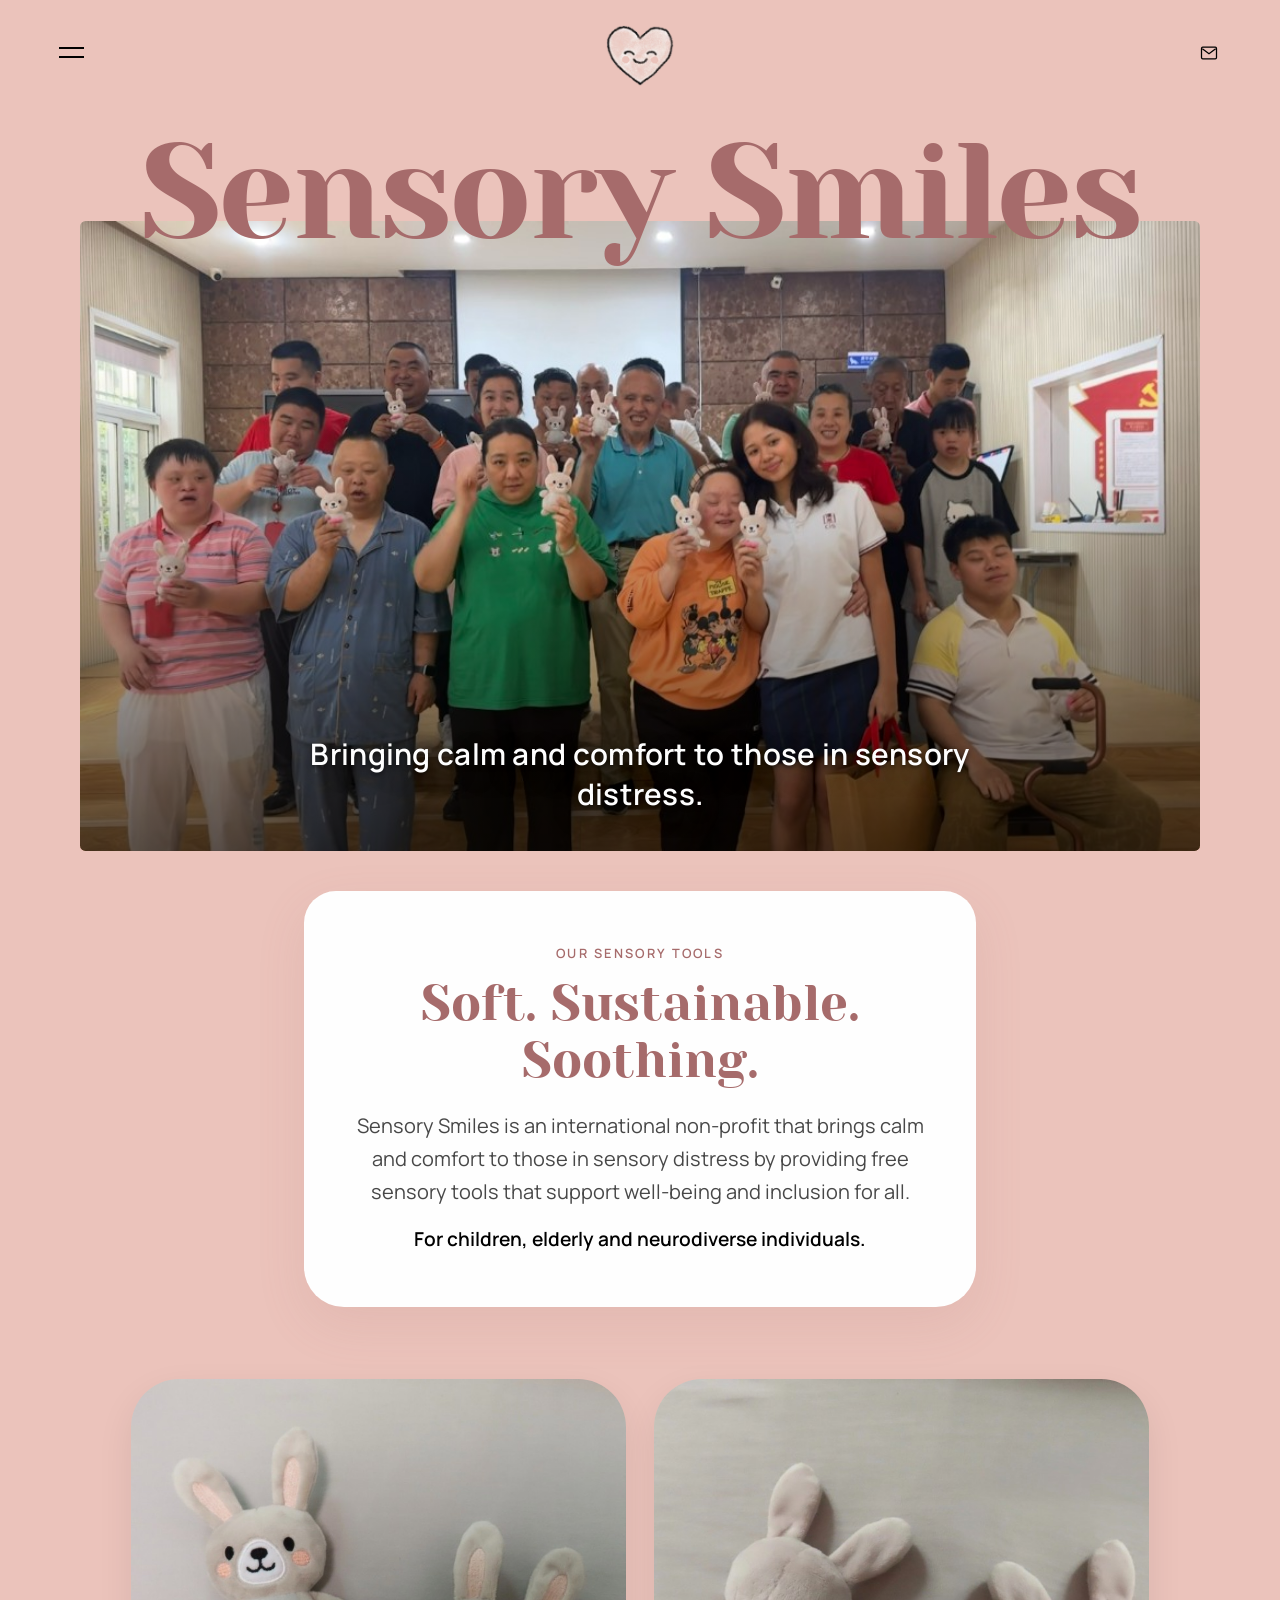
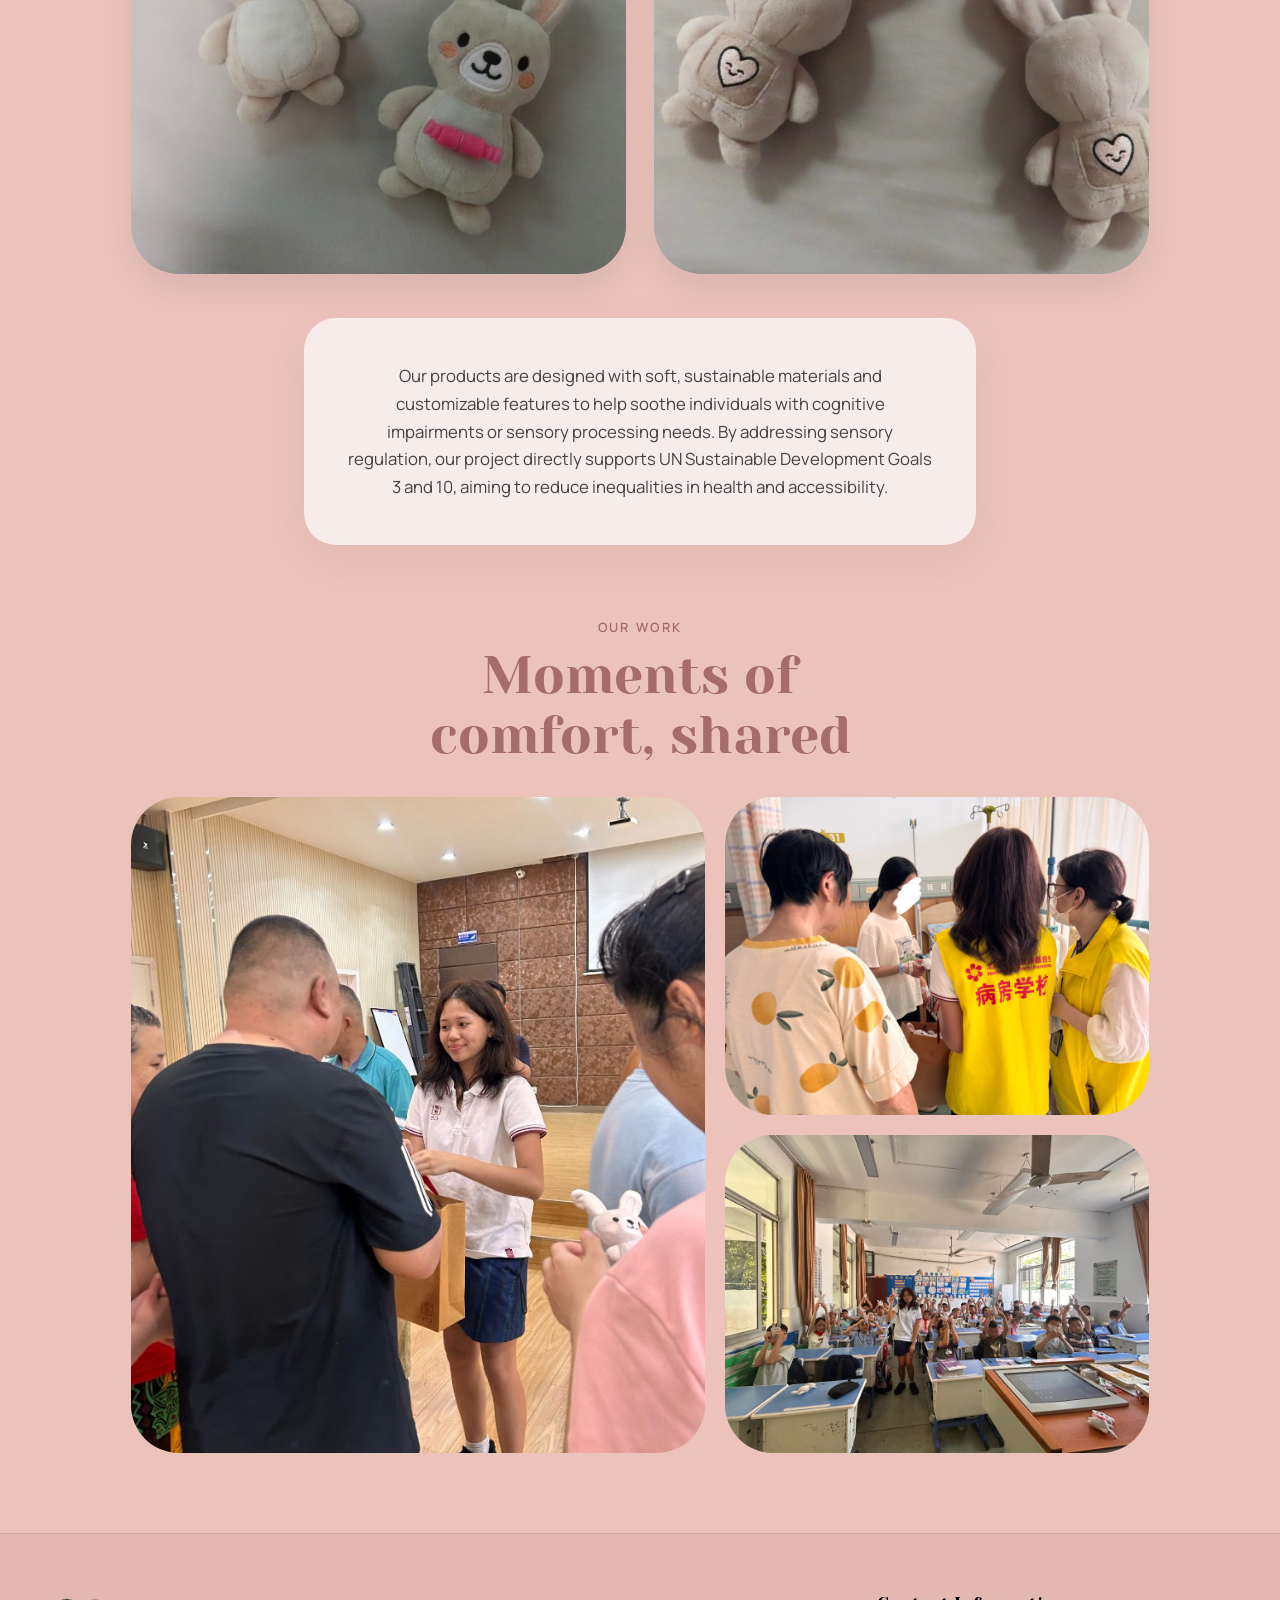
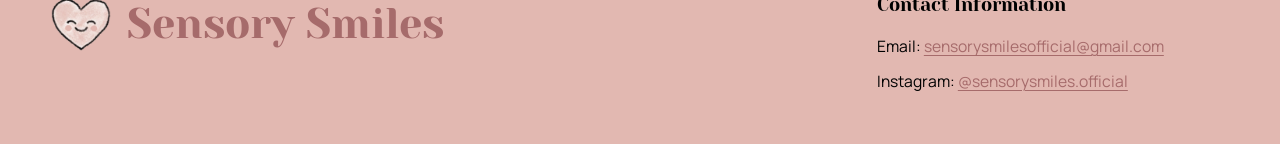
<file: sensory-smiles/index.html>
<!DOCTYPE html>
<html lang="en">
  <head>
    <meta charset="UTF-8" />
    <meta name="viewport" content="width=device-width, initial-scale=1.0" />
    <title>Sensory Smiles</title>
    <meta
      name="description"
      content="Sensory Smiles is an international non-profit that brings calm and comfort to those in sensory distress by providing free sensory tools."
    />
    <link rel="preconnect" href="https://fonts.googleapis.com" />
    <link rel="preconnect" href="https://fonts.gstatic.com" crossorigin />
    <link
      href="https://fonts.googleapis.com/css2?family=Manrope:wght@400;500;600;700&family=Yeseva+One&display=swap"
      rel="stylesheet"
    />
    <link href="https://fonts.cdnfonts.com/css/tt-norms" rel="stylesheet" />
    <link rel="stylesheet" href="styles.css?v=home-audience" />
    <link rel="icon" href="images/logo.png" type="image/png" />
  </head>
  <body>
    <a class="skip-link" href="#main">Skip to Content</a>

    <header class="site-header">
      <button
        class="menu-toggle"
        type="button"
        aria-expanded="false"
        aria-controls="site-nav"
        aria-label="Open Menu"
      >
        <span></span>
        <span></span>
      </button>

      <a class="logo" href="index.html" aria-label="Sensory Smiles home">
        <img src="images/logo.png" alt="Sensory Smiles smiling heart logo" />
      </a>

      <a class="header-contact" href="mailto:sensorysmilesofficial@gmail.com" aria-label="Email us">
        <svg viewBox="0 0 24 24" aria-hidden="true" focusable="false">
          <rect x="3" y="5" width="18" height="14" rx="1.5" fill="none" stroke="currentColor" stroke-width="1.5" />
          <path d="M4 7l8 6 8-6" fill="none" stroke="currentColor" stroke-width="1.5" />
        </svg>
      </a>
    </header>

    <nav id="site-nav" class="site-nav" hidden>
      <ul>
        <li><a href="index.html" aria-current="page">Home</a></li>
        <li><a href="about.html">About</a></li>
        <li><a href="evidence.html">Our Evidence</a></li>
        <li><a href="team.html">Our Team</a></li>
        <li><a href="locations.html">Locations</a></li>
      </ul>
    </nav>
    <div class="nav-backdrop" hidden></div>

    <main id="main">
      <section class="hero-pin" id="top">
        <h1 class="hero-title">Sensory Smiles</h1>
        <div class="hero-media">
          <figure class="hero-frame reveal is-visible">
            <img
              src="images/hero-group.jpg"
              alt="Community members and volunteers in Hangzhou holding Sensory Smiles sensory toys together"
            />
            <figcaption>
              Bringing calm and comfort to those in sensory distress.
            </figcaption>
          </figure>
        </div>
      </section>

      <section class="mission" id="mission">
        <div class="mission-card reveal">
          <p class="eyebrow">Our Sensory Tools</p>
          <h2>Soft. Sustainable. Soothing.</h2>
          <p class="mission-lede">
            Sensory Smiles is an international non-profit that brings calm and
            comfort to those in sensory distress by providing free sensory tools
            that support well-being and inclusion for all.
          </p>
          <p class="mission-audience">
            For children, elderly and neurodiverse individuals.
          </p>
        </div>
      </section>

      <section class="products" id="products">
        <div class="product-grid">
          <figure class="product-card reveal">
            <img
              src="images/product-sensory.jpg"
              alt="Sensory Smiles plush bunny with customizable textured sensory tube"
            />
          </figure>
          <figure class="product-card reveal">
            <img
              src="images/product-heart.jpg"
              alt="Back view of Sensory Smiles plush bunnies with smiling heart patches"
            />
          </figure>
        </div>

        <p class="products-copy reveal">
          Our products are designed with soft, sustainable materials and
          customizable features to help soothe individuals with cognitive
          impairments or sensory processing needs. By addressing sensory
          regulation, our project directly supports UN Sustainable Development
          Goals 3 and 10, aiming to reduce inequalities in health and
          accessibility.
        </p>
      </section>

      <section class="impact" id="impact">
        <div class="section-heading reveal">
          <p class="eyebrow">Our Work</p>
          <h2>Moments of comfort, shared</h2>
        </div>

        <div class="impact-gallery">
          <figure class="impact-item tall reveal">
            <img
              src="images/outreach-gift.jpg"
              alt="Volunteer handing a gift bag during a Sensory Smiles outreach event"
            />
          </figure>
          <figure class="impact-item reveal">
            <img
              src="images/hospital-visit.jpg"
              alt="Volunteers sharing comfort and a sensory toy during a hospital visit"
            />
          </figure>
          <figure class="impact-item reveal">
            <img
              src="images/classroom.jpg"
              alt="A classroom of children proudly holding their sensory toys"
            />
          </figure>
        </div>
      </section>
    </main>

    <footer class="site-footer" id="contact">
      <div class="footer-brand reveal">
        <img src="images/logo.png" alt="" />
        <p class="footer-title">Sensory Smiles</p>
      </div>

      <div class="footer-columns">
        <div class="footer-col reveal">
          <h3>Contact Information</h3>
          <p>
            Email:
            <a href="mailto:sensorysmilesofficial@gmail.com"
              >sensorysmilesofficial@gmail.com</a
            >
          </p>
          <p>
            Instagram:
            <a
              href="https://www.instagram.com/sensorysmiles.official/"
              target="_blank"
              rel="noopener noreferrer"
              >@sensorysmiles.official</a
            >
          </p>
        </div>
      </div>
    </footer>

    <script src="script.js?v=title-fade-edge"></script>
  </body>
</html>
</file>
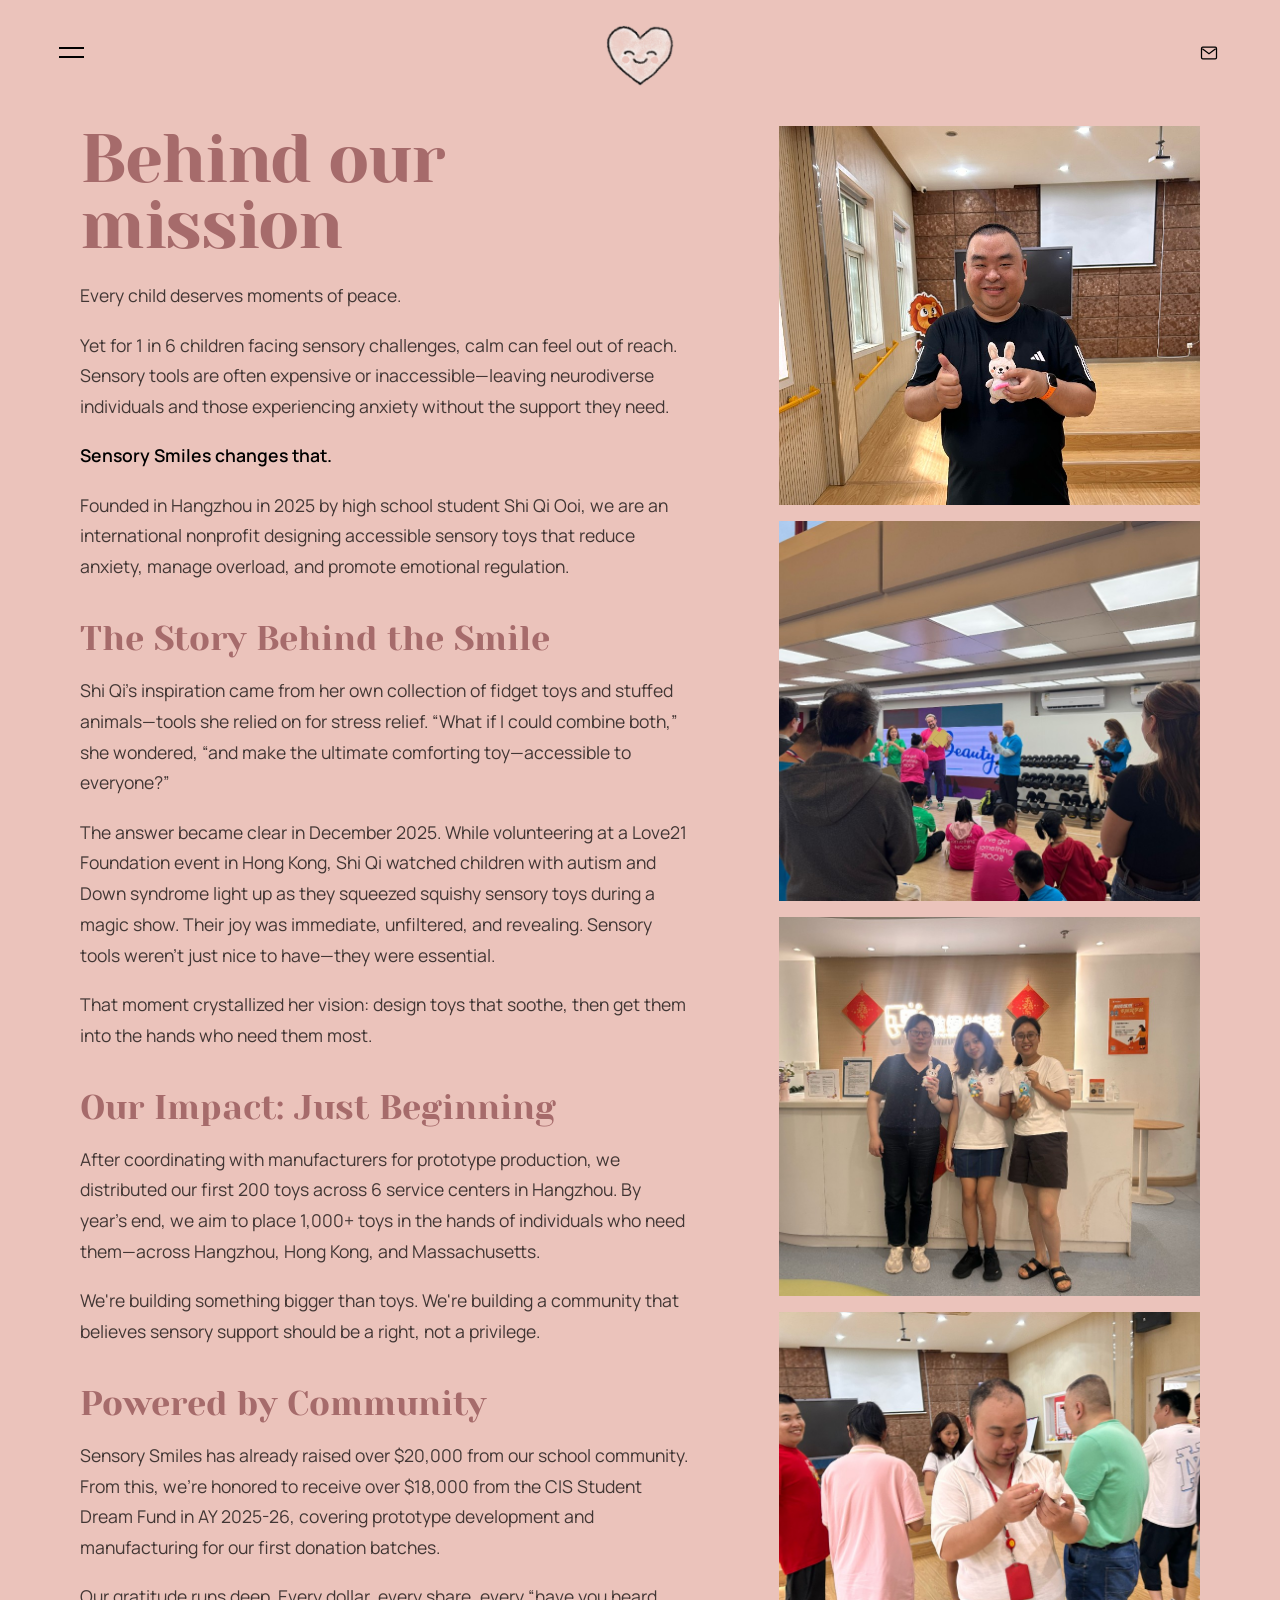
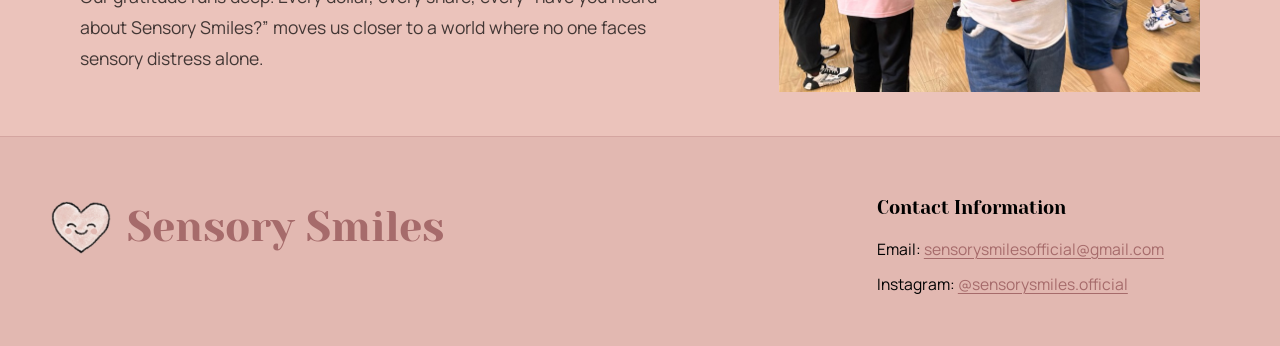
<file: sensory-smiles/about.html>
<!DOCTYPE html>
<html lang="en">
  <head>
    <meta charset="UTF-8" />
    <meta name="viewport" content="width=device-width, initial-scale=1.0" />
    <title>About — Sensory Smiles</title>
    <meta
      name="description"
      content="Sensory Smiles: Calm for You, Care for Another. Learn how we design accessible sensory toys and get them into the hands who need them most."
    />
    <link rel="preconnect" href="https://fonts.googleapis.com" />
    <link rel="preconnect" href="https://fonts.gstatic.com" crossorigin />
    <link
      href="https://fonts.googleapis.com/css2?family=Manrope:wght@400;500;600;700&family=Yeseva+One&display=swap"
      rel="stylesheet"
    />
    <link href="https://fonts.cdnfonts.com/css/tt-norms" rel="stylesheet" />
    <link rel="stylesheet" href="styles.css?v=about10" />
    <link rel="icon" href="images/logo.png" type="image/png" />
  </head>
  <body>
    <a class="skip-link" href="#main">Skip to Content</a>

    <header class="site-header">
      <button
        class="menu-toggle"
        type="button"
        aria-expanded="false"
        aria-controls="site-nav"
        aria-label="Open Menu"
      >
        <span></span>
        <span></span>
      </button>

      <a class="logo" href="index.html" aria-label="Sensory Smiles home">
        <img src="images/logo.png" alt="Sensory Smiles smiling heart logo" />
      </a>

      <a
        class="header-contact"
        href="mailto:sensorysmilesofficial@gmail.com"
        aria-label="Email us"
      >
        <svg viewBox="0 0 24 24" aria-hidden="true" focusable="false">
          <rect
            x="3"
            y="5"
            width="18"
            height="14"
            rx="1.5"
            fill="none"
            stroke="currentColor"
            stroke-width="1.5"
          />
          <path
            d="M4 7l8 6 8-6"
            fill="none"
            stroke="currentColor"
            stroke-width="1.5"
          />
        </svg>
      </a>
    </header>

    <nav id="site-nav" class="site-nav" hidden>
      <ul>
        <li><a href="index.html">Home</a></li>
        <li><a href="about.html" aria-current="page">About</a></li>
        <li><a href="evidence.html">Our Evidence</a></li>
        <li><a href="team.html">Our Team</a></li>
        <li><a href="locations.html">Locations</a></li>
      </ul>
    </nav>
    <div class="nav-backdrop" hidden></div>

    <main id="main" class="about-page">
      <section class="about-story" id="top">
        <div class="about-story-rail">
          <div class="about-story-copy">
            <h1 class="about-title reveal">Behind our mission</h1>

            <p class="reveal">Every child deserves moments of peace.</p>
            <p class="reveal">
              Yet for 1 in 6 children facing sensory challenges, calm can feel
              out of reach. Sensory tools are often expensive or
              inaccessible—leaving neurodiverse individuals and those
              experiencing anxiety without the support they need.
            </p>
            <p class="about-emphasis reveal">Sensory Smiles changes that.</p>
            <p class="reveal">
              Founded in Hangzhou in 2025 by high school student Shi Qi Ooi, we
              are an international nonprofit designing accessible sensory toys
              that reduce anxiety, manage overload, and promote emotional
              regulation.
            </p>

            <h2 class="about-subhead reveal">The Story Behind the Smile</h2>
            <p class="reveal">
              Shi Qi's inspiration came from her own collection of fidget toys
              and stuffed animals—tools she relied on for stress relief. “What
              if I could combine both,” she wondered, “and make the ultimate
              comforting toy—accessible to everyone?”
            </p>
            <p class="reveal">
              The answer became clear in December 2025. While volunteering at a
              Love21 Foundation event in Hong Kong, Shi Qi watched children with
              autism and Down syndrome light up as they squeezed squishy sensory
              toys during a magic show. Their joy was immediate, unfiltered, and
              revealing. Sensory tools weren't just nice to have—they were
              essential.
            </p>
            <p class="reveal">
              That moment crystallized her vision: design toys that soothe, then
              get them into the hands who need them most.
            </p>

            <h2 class="about-subhead reveal">Our Impact: Just Beginning</h2>
            <p class="reveal">
              After coordinating with manufacturers for prototype production, we
              distributed our first 200 toys across 6 service centers in
              Hangzhou. By year's end, we aim to place 1,000+ toys in the hands
              of individuals who need them—across Hangzhou, Hong Kong, and
              Massachusetts.
            </p>
            <p class="reveal">
              We're building something bigger than toys. We're building a
              community that believes sensory support should be a right, not a
              privilege.
            </p>

            <h2 class="about-subhead reveal">Powered by Community</h2>
            <p class="reveal">
              Sensory Smiles has already raised over $20,000 from our school
              community. From this, we're honored to receive over $18,000 from
              the CIS Student Dream Fund in AY 2025-26, covering prototype
              development and manufacturing for our first donation batches.
            </p>
            <p class="reveal">
              Our gratitude runs deep. Every dollar, every share, every “have
              you heard about Sensory Smiles?” moves us closer to a world where
              no one faces sensory distress alone.
            </p>
          </div>

          <aside class="about-story-media" aria-hidden="false">
            <figure class="about-side about-side--portrait reveal">
              <img
                src="images/about/thumbs-up.jpg"
                alt="A community member smiling and giving a thumbs-up while holding a Sensory Smiles bunny"
              />
            </figure>
            <figure class="about-side about-side--love21 reveal">
              <img
                src="images/about/love21.jpg"
                alt="Volunteers and children at a Love21 Foundation event in Hong Kong"
              />
            </figure>
            <figure class="about-side about-side--square reveal">
              <img
                src="images/about/reception.jpg"
                alt="Volunteers at a Hangzhou service center holding Sensory Smiles plush toys"
              />
            </figure>
            <figure class="about-side about-side--portrait reveal">
              <img
                src="images/about/toy-moment.jpg"
                alt="A man smiling as he examines a Sensory Smiles bunny toy"
              />
            </figure>
          </aside>
        </div>
      </section>
    </main>

    <footer class="site-footer" id="contact">
      <div class="footer-brand reveal">
        <img src="images/logo.png" alt="" />
        <p class="footer-title">Sensory Smiles</p>
      </div>

      <div class="footer-columns">
        <div class="footer-col reveal">
          <h3>Contact Information</h3>
          <p>
            Email:
            <a href="mailto:sensorysmilesofficial@gmail.com"
              >sensorysmilesofficial@gmail.com</a
            >
          </p>
          <p>
            Instagram:
            <a
              href="https://www.instagram.com/sensorysmiles.official/"
              target="_blank"
              rel="noopener noreferrer"
              >@sensorysmiles.official</a
            >
          </p>
        </div>
      </div>
    </footer>

    <script src="script.js?v=about10"></script>
  </body>
</html>
</file>
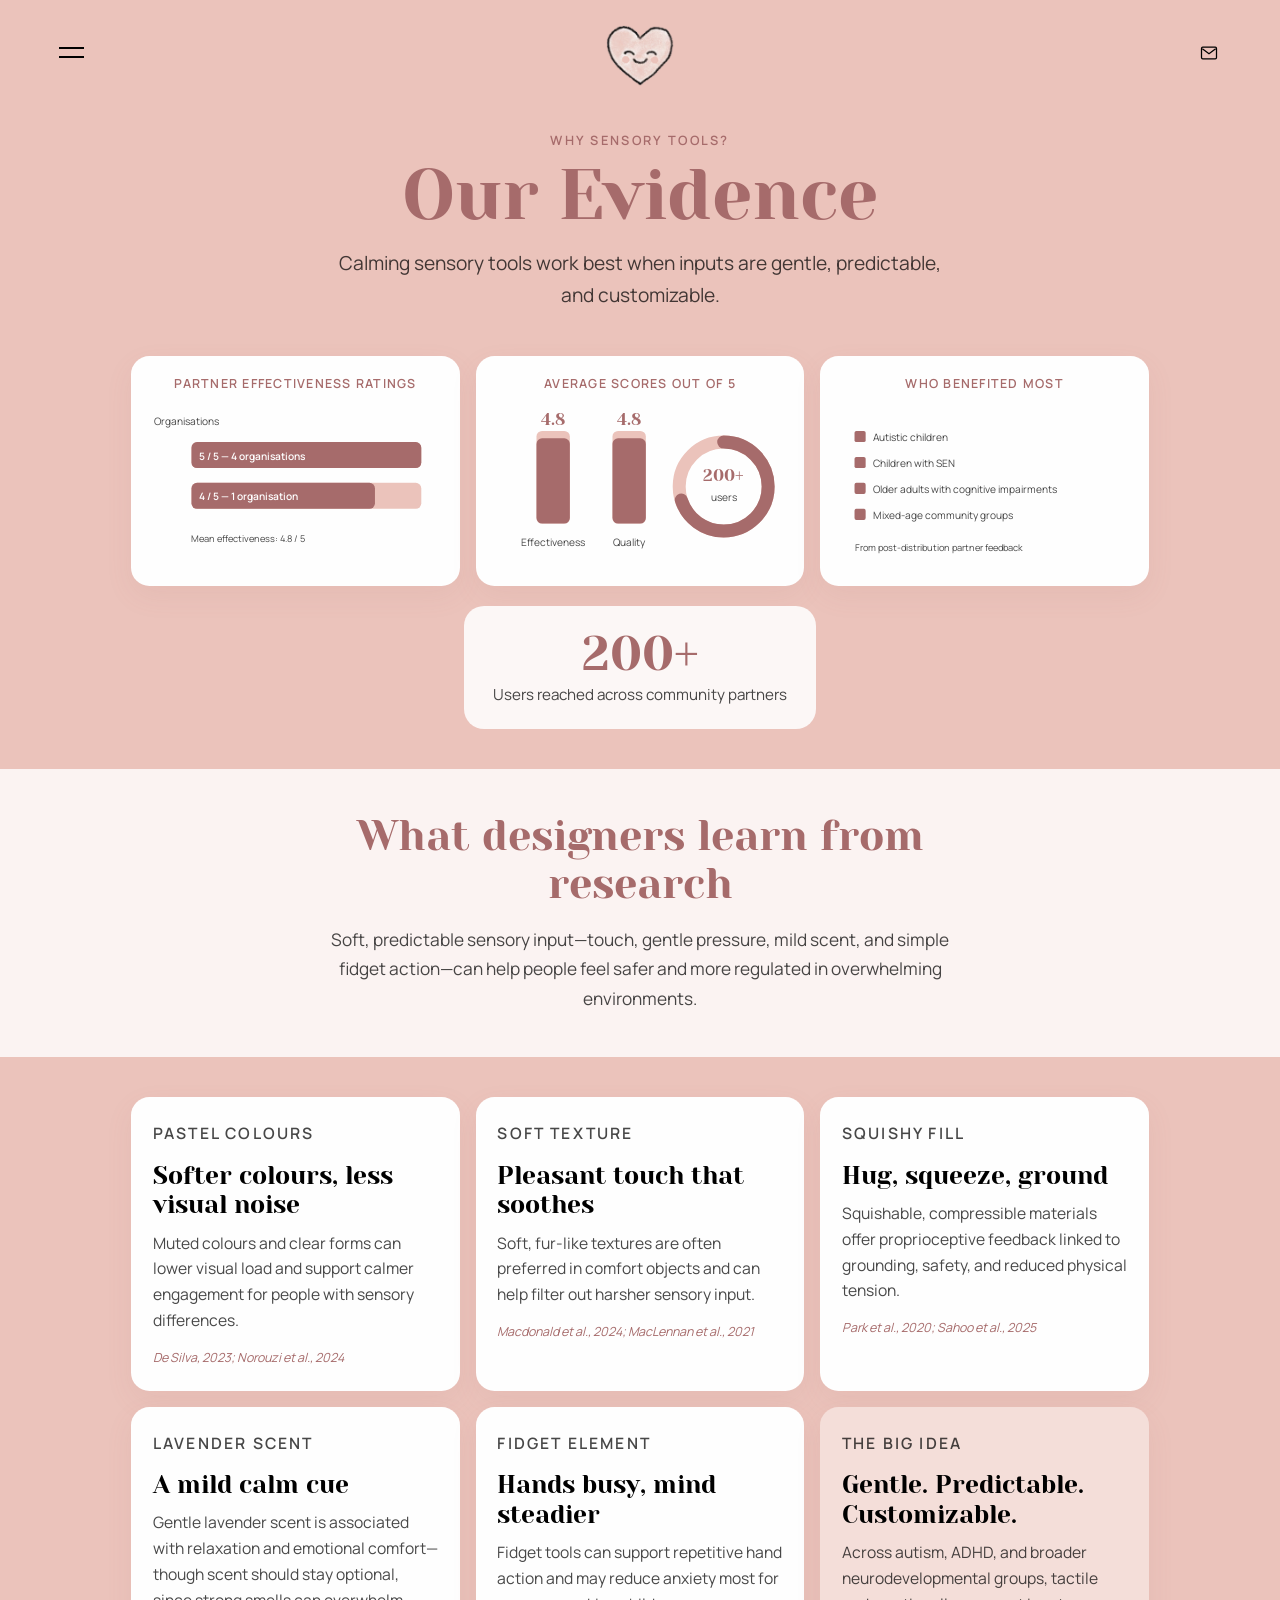
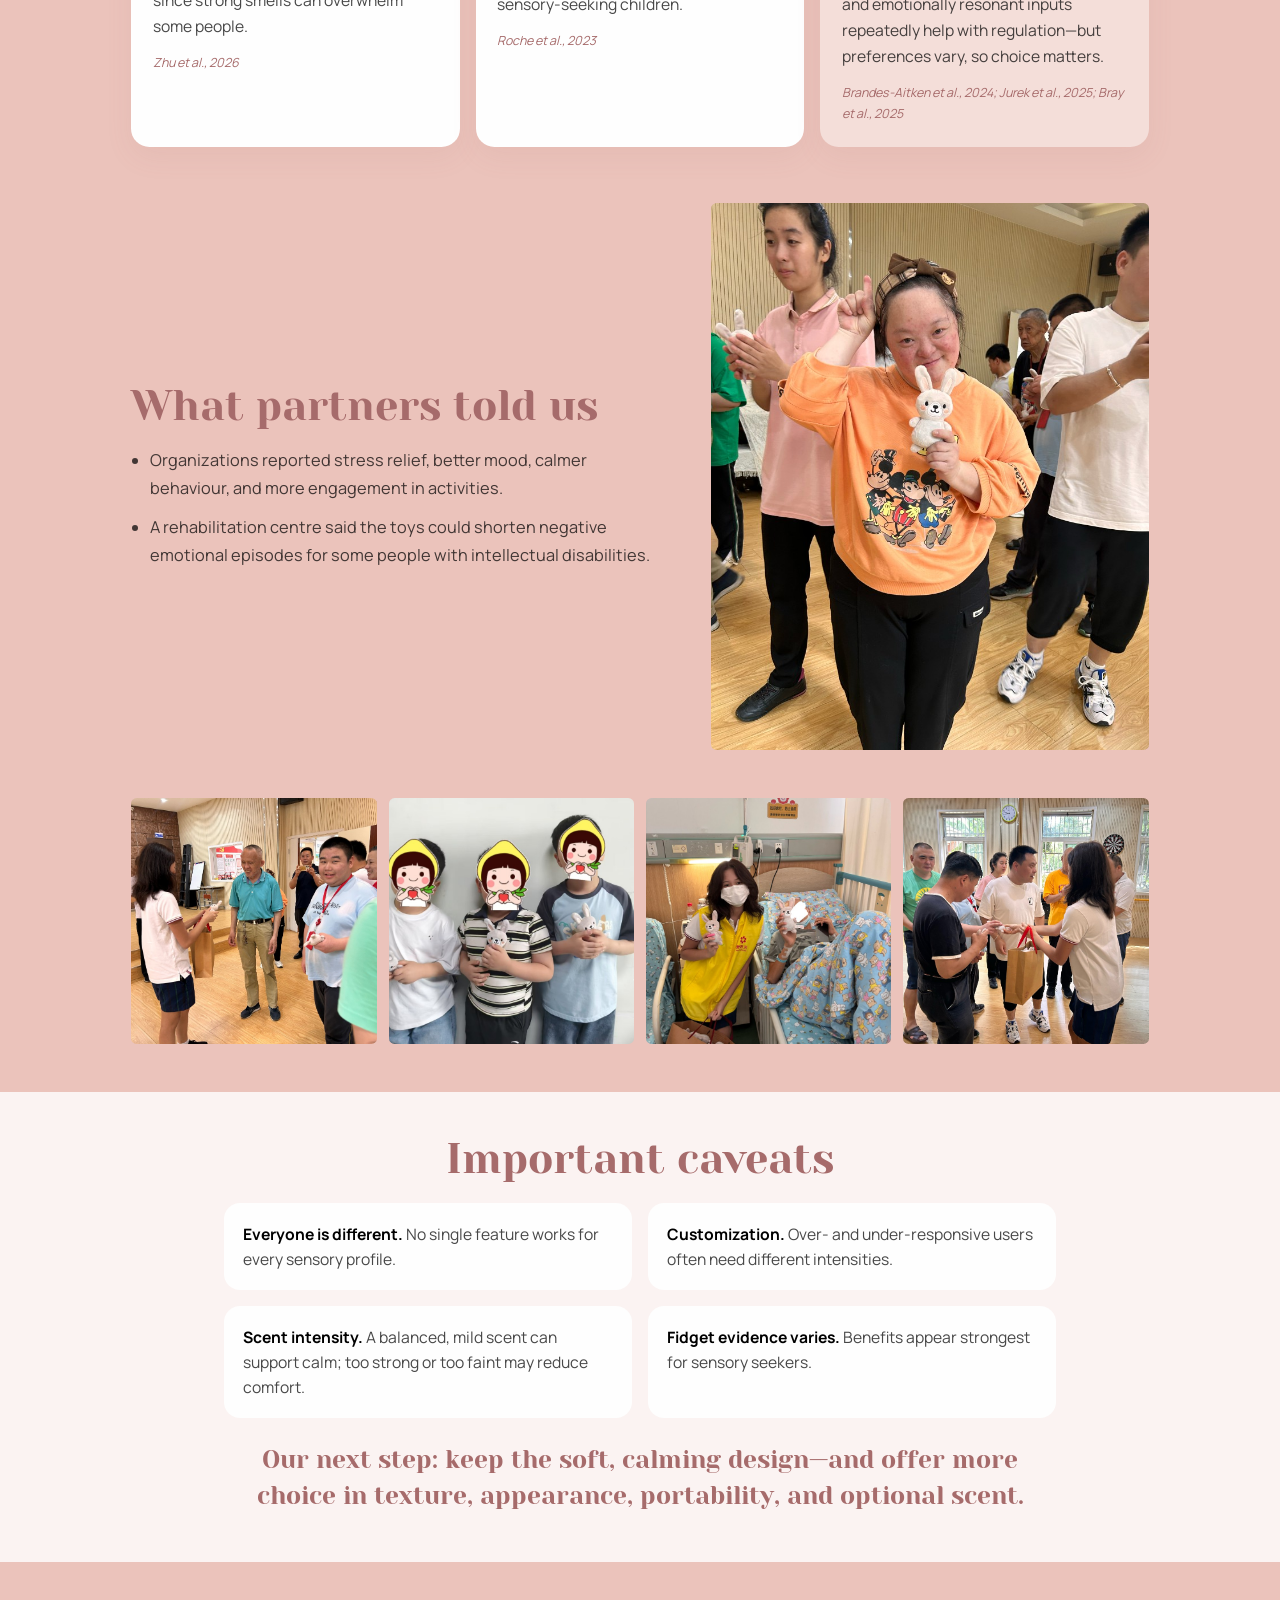
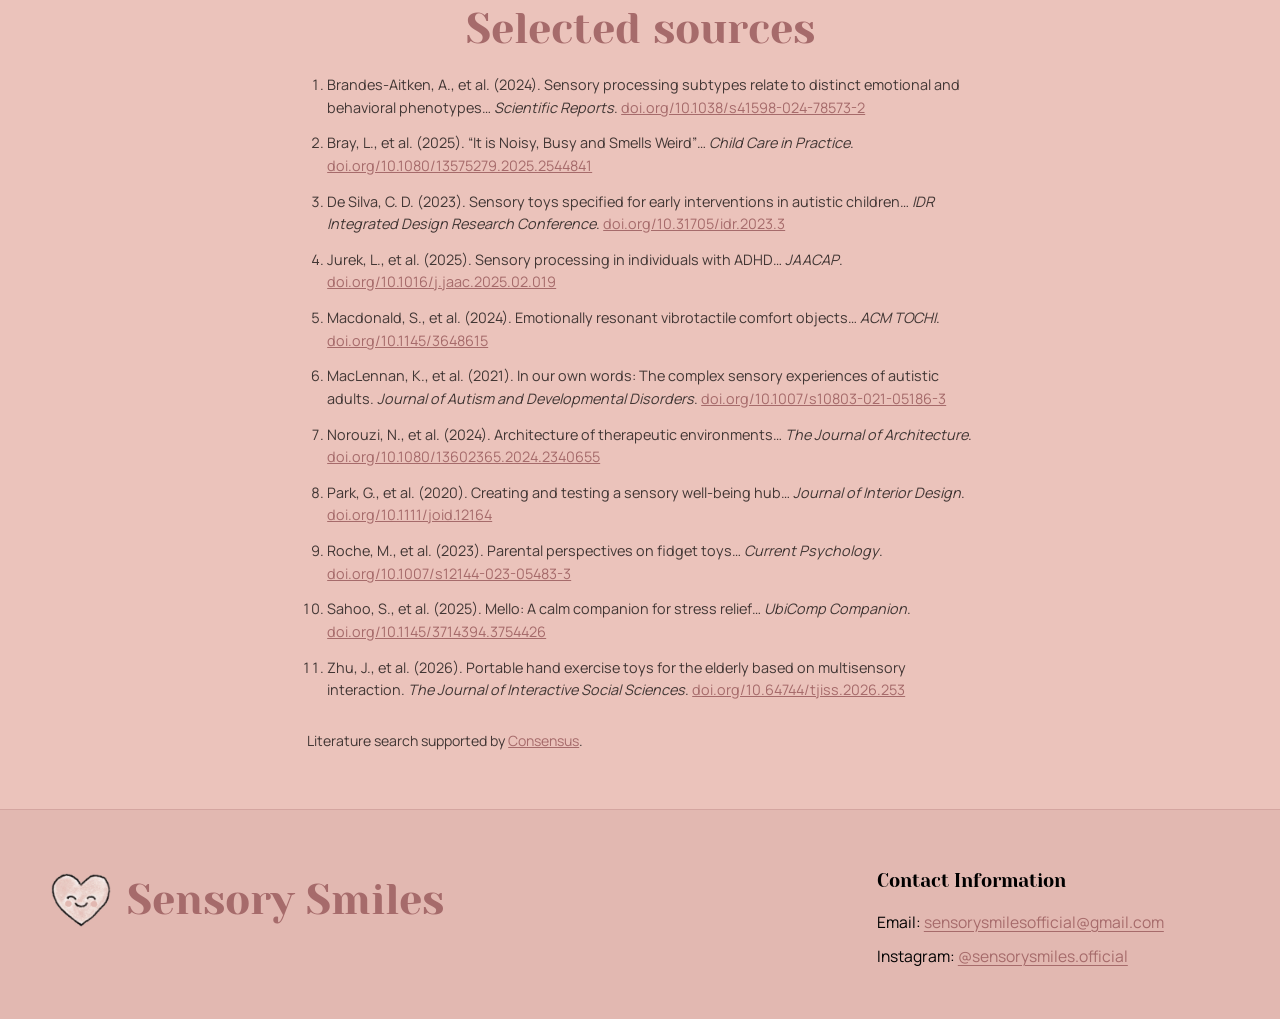
<file: sensory-smiles/evidence.html>
<!DOCTYPE html>
<html lang="en">
  <head>
    <meta charset="UTF-8" />
    <meta name="viewport" content="width=device-width, initial-scale=1.0" />
    <title>Our Evidence — Sensory Smiles</title>
    <meta
      name="description"
      content="Why sensory tools help: research-backed design choices and early real-world feedback from Sensory Smiles."
    />
    <link rel="preconnect" href="https://fonts.googleapis.com" />
    <link rel="preconnect" href="https://fonts.gstatic.com" crossorigin />
    <link
      href="https://fonts.googleapis.com/css2?family=Manrope:wght@400;500;600;700&family=Yeseva+One&display=swap"
      rel="stylesheet"
    />
    <link href="https://fonts.cdnfonts.com/css/tt-norms" rel="stylesheet" />
    <link rel="stylesheet" href="styles.css?v=evidence5" />
    <link rel="icon" href="images/logo.png" type="image/png" />
  </head>
  <body>
    <a class="skip-link" href="#main">Skip to Content</a>

    <header class="site-header">
      <button
        class="menu-toggle"
        type="button"
        aria-expanded="false"
        aria-controls="site-nav"
        aria-label="Open Menu"
      >
        <span></span>
        <span></span>
      </button>

      <a class="logo" href="index.html" aria-label="Sensory Smiles home">
        <img src="images/logo.png" alt="Sensory Smiles smiling heart logo" />
      </a>

      <a
        class="header-contact"
        href="mailto:sensorysmilesofficial@gmail.com"
        aria-label="Email us"
      >
        <svg viewBox="0 0 24 24" aria-hidden="true" focusable="false">
          <rect
            x="3"
            y="5"
            width="18"
            height="14"
            rx="1.5"
            fill="none"
            stroke="currentColor"
            stroke-width="1.5"
          />
          <path
            d="M4 7l8 6 8-6"
            fill="none"
            stroke="currentColor"
            stroke-width="1.5"
          />
        </svg>
      </a>
    </header>

    <nav id="site-nav" class="site-nav" hidden>
      <ul>
        <li><a href="index.html">Home</a></li>
        <li><a href="about.html">About</a></li>
        <li><a href="evidence.html" aria-current="page">Our Evidence</a></li>
        <li><a href="team.html">Our Team</a></li>
        <li><a href="locations.html">Locations</a></li>
      </ul>
    </nav>
    <div class="nav-backdrop" hidden></div>

    <main id="main" class="evidence-page">
      <section class="evidence-hero" id="top">
        <p class="eyebrow reveal">Why sensory tools?</p>
        <h1 class="evidence-title reveal">Our Evidence</h1>
        <p class="evidence-lede reveal">
          Calming sensory tools work best when inputs are gentle, predictable,
          and customizable.
        </p>
      </section>

      <section class="evidence-charts" aria-label="Impact charts from early feedback">
        <figure class="evidence-chart reveal">
          <figcaption>Partner effectiveness ratings</figcaption>
          <svg
            class="evidence-chart-svg"
            viewBox="0 0 320 180"
            role="img"
            aria-label="Bar chart: four organisations rated effectiveness 5 out of 5, one rated 4 out of 5"
          >
            <text x="8" y="22" class="chart-axis">Organisations</text>
            <rect x="48" y="40" width="248" height="28" rx="6" fill="#ebc3bb" />
            <rect x="48" y="40" width="248" height="28" rx="6" fill="#a66b6b" />
            <text x="56" y="59" class="chart-onbar">5 / 5 — 4 organisations</text>
            <rect x="48" y="84" width="248" height="28" rx="6" fill="#ebc3bb" />
            <rect x="48" y="84" width="198" height="28" rx="6" fill="#a66b6b" />
            <text x="56" y="103" class="chart-onbar">4 / 5 — 1 organisation</text>
            <text x="48" y="148" class="chart-note">Mean effectiveness: 4.8 / 5</text>
          </svg>
        </figure>

        <figure class="evidence-chart reveal">
          <figcaption>Average scores out of 5</figcaption>
          <svg
            class="evidence-chart-svg"
            viewBox="0 0 320 180"
            role="img"
            aria-label="Comparison chart showing mean effectiveness 4.8 and mean quality 4.8 out of 5, and over 200 users reached"
          >
            <rect x="48" y="28" width="36" height="100" rx="6" fill="#ebc3bb" />
            <rect x="48" y="36" width="36" height="92" rx="6" fill="#a66b6b" />
            <text x="66" y="22" class="chart-value" text-anchor="middle">4.8</text>
            <text x="66" y="152" class="chart-label" text-anchor="middle">Effectiveness</text>

            <rect x="130" y="28" width="36" height="100" rx="6" fill="#ebc3bb" />
            <rect x="130" y="36" width="36" height="92" rx="6" fill="#a66b6b" />
            <text x="148" y="22" class="chart-value" text-anchor="middle">4.8</text>
            <text x="148" y="152" class="chart-label" text-anchor="middle">Quality</text>

            <circle
              cx="250"
              cy="88"
              r="48"
              fill="none"
              stroke="#ebc3bb"
              stroke-width="14"
            />
            <circle
              cx="250"
              cy="88"
              r="48"
              fill="none"
              stroke="#a66b6b"
              stroke-width="14"
              stroke-linecap="round"
              stroke-dasharray="286 301"
              stroke-dashoffset="75"
              transform="rotate(-90 250 88)"
            />
            <text x="250" y="82" class="chart-value" text-anchor="middle">200+</text>
            <text x="250" y="104" class="chart-label" text-anchor="middle">users</text>
          </svg>
        </figure>

        <figure class="evidence-chart reveal">
          <figcaption>Who benefited most</figcaption>
          <svg
            class="evidence-chart-svg"
            viewBox="0 0 320 180"
            role="img"
            aria-label="Groups that responded best: autistic children, children with SEN, older adults, and mixed-age groups"
          >
            <rect x="20" y="28" width="12" height="12" rx="2" fill="#a66b6b" />
            <text x="40" y="39" class="chart-row">Autistic children</text>
            <rect x="20" y="56" width="12" height="12" rx="2" fill="#a66b6b" />
            <text x="40" y="67" class="chart-row">Children with SEN</text>
            <rect x="20" y="84" width="12" height="12" rx="2" fill="#a66b6b" />
            <text x="40" y="95" class="chart-row">Older adults with cognitive impairments</text>
            <rect x="20" y="112" width="12" height="12" rx="2" fill="#a66b6b" />
            <text x="40" y="123" class="chart-row">Mixed-age community groups</text>
            <text x="20" y="158" class="chart-note">
              From post-distribution partner feedback
            </text>
          </svg>
        </figure>
      </section>

      <section class="evidence-stats" aria-label="Early impact numbers">
        <div class="evidence-stat reveal">
          <p class="evidence-stat-num">200+</p>
          <p class="evidence-stat-label">Users reached across community partners</p>
        </div>
      </section>

      <section class="evidence-band">
        <div class="evidence-band-inner">
          <h2 class="evidence-section-title reveal">What designers learn from research</h2>
          <p class="evidence-intro reveal">
            Soft, predictable sensory input—touch, gentle pressure, mild scent,
            and simple fidget action—can help people feel safer and more
            regulated in overwhelming environments.
          </p>
        </div>
      </section>

      <section class="evidence-features" aria-label="Feature findings">
        <article class="evidence-card reveal">
          <p class="evidence-card-kicker">Pastel colours</p>
          <h3>Softer colours, less visual noise</h3>
          <p>
            Muted colours and clear forms can lower visual load and support
            calmer engagement for people with sensory differences.
          </p>
          <p class="evidence-cite">De Silva, 2023; Norouzi et al., 2024</p>
        </article>

        <article class="evidence-card reveal">
          <p class="evidence-card-kicker">Soft texture</p>
          <h3>Pleasant touch that soothes</h3>
          <p>
            Soft, fur-like textures are often preferred in comfort objects and
            can help filter out harsher sensory input.
          </p>
          <p class="evidence-cite">Macdonald et al., 2024; MacLennan et al., 2021</p>
        </article>

        <article class="evidence-card reveal">
          <p class="evidence-card-kicker">Squishy fill</p>
          <h3>Hug, squeeze, ground</h3>
          <p>
            Squishable, compressible materials offer proprioceptive feedback
            linked to grounding, safety, and reduced physical tension.
          </p>
          <p class="evidence-cite">Park et al., 2020; Sahoo et al., 2025</p>
        </article>

        <article class="evidence-card reveal">
          <p class="evidence-card-kicker">Lavender scent</p>
          <h3>A mild calm cue</h3>
          <p>
            Gentle lavender scent is associated with relaxation and emotional
            comfort—though scent should stay optional, since strong smells can
            overwhelm some people.
          </p>
          <p class="evidence-cite">Zhu et al., 2026</p>
        </article>

        <article class="evidence-card reveal">
          <p class="evidence-card-kicker">Fidget element</p>
          <h3>Hands busy, mind steadier</h3>
          <p>
            Fidget tools can support repetitive hand action and may reduce
            anxiety most for sensory-seeking children.
          </p>
          <p class="evidence-cite">Roche et al., 2023</p>
        </article>

        <article class="evidence-card evidence-card--accent reveal">
          <p class="evidence-card-kicker">The big idea</p>
          <h3>Gentle. Predictable. Customizable.</h3>
          <p>
            Across autism, ADHD, and broader neurodevelopmental groups, tactile
            and emotionally resonant inputs repeatedly help with regulation—but
            preferences vary, so choice matters.
          </p>
          <p class="evidence-cite">
            Brandes-Aitken et al., 2024; Jurek et al., 2025; Bray et al., 2025
          </p>
        </article>
      </section>

      <section class="evidence-split">
        <div class="evidence-split-copy">
          <h2 class="evidence-section-title reveal">What partners told us</h2>
          <ul class="evidence-list reveal">
            <li>
              Organizations reported stress relief, better mood, calmer
              behaviour, and more engagement in activities.
            </li>
            <li>
              A rehabilitation centre said the toys could shorten negative
              emotional episodes for some people with intellectual disabilities.
            </li>
          </ul>
        </div>
        <figure class="evidence-split-media reveal">
          <img
            src="images/evidence/community-member.jpg"
            alt="A community member smiling while holding a Sensory Smiles bunny toy"
          />
        </figure>
      </section>

      <section
        class="evidence-gallery"
        aria-label="Moments from Sensory Smiles outreach"
      >
        <figure class="reveal">
          <img
            src="images/evidence/handoff.jpg"
            alt="A volunteer handing a Sensory Smiles toy to a community member"
          />
        </figure>
        <figure class="reveal">
          <img
            src="images/evidence/kids-toys.jpg"
            alt="Children holding Sensory Smiles plush toys"
          />
        </figure>
        <figure class="reveal">
          <img
            src="images/evidence/hospital.jpg"
            alt="A volunteer sharing Sensory Smiles toys during a hospital visit"
          />
        </figure>
        <figure class="reveal">
          <img
            src="images/evidence/distribution.jpg"
            alt="Distributing Sensory Smiles toys at a community gathering"
          />
        </figure>
      </section>

      <section class="evidence-caveats">
        <div class="evidence-caveats-inner">
          <h2 class="evidence-section-title reveal">Important caveats</h2>
          <div class="evidence-caveat-grid">
            <p class="reveal">
              <strong>Everyone is different.</strong> No single feature works
              for every sensory profile.
            </p>
            <p class="reveal">
              <strong>Customization.</strong> Over- and under-responsive
              users often need different intensities.
            </p>
            <p class="reveal">
              <strong>Scent intensity.</strong> A balanced, mild scent can
              support calm; too strong or too faint may reduce comfort.
            </p>
            <p class="reveal">
              <strong>Fidget evidence varies.</strong> Benefits appear
              strongest for sensory seekers.
            </p>
          </div>
          <p class="evidence-next reveal">
            Our next step: keep the soft, calming design—and offer more choice
            in texture, appearance, portability, and optional scent.
          </p>
        </div>
      </section>

      <section class="evidence-refs" id="references">
        <h2 class="evidence-section-title reveal">Selected sources</h2>
        <ol class="evidence-ref-list reveal">
          <li>
            Brandes-Aitken, A., et al. (2024). Sensory processing subtypes relate
            to distinct emotional and behavioral phenotypes…
            <em>Scientific Reports</em>.
            <a
              href="https://doi.org/10.1038/s41598-024-78573-2"
              target="_blank"
              rel="noopener noreferrer"
              >doi.org/10.1038/s41598-024-78573-2</a
            >
          </li>
          <li>
            Bray, L., et al. (2025). “It is Noisy, Busy and Smells Weird”…
            <em>Child Care in Practice</em>.
            <a
              href="https://doi.org/10.1080/13575279.2025.2544841"
              target="_blank"
              rel="noopener noreferrer"
              >doi.org/10.1080/13575279.2025.2544841</a
            >
          </li>
          <li>
            De Silva, C. D. (2023). Sensory toys specified for early
            interventions in autistic children…
            <em>IDR Integrated Design Research Conference</em>.
            <a
              href="https://doi.org/10.31705/idr.2023.3"
              target="_blank"
              rel="noopener noreferrer"
              >doi.org/10.31705/idr.2023.3</a
            >
          </li>
          <li>
            Jurek, L., et al. (2025). Sensory processing in individuals with
            ADHD… <em>JAACAP</em>.
            <a
              href="https://doi.org/10.1016/j.jaac.2025.02.019"
              target="_blank"
              rel="noopener noreferrer"
              >doi.org/10.1016/j.jaac.2025.02.019</a
            >
          </li>
          <li>
            Macdonald, S., et al. (2024). Emotionally resonant vibrotactile
            comfort objects… <em>ACM TOCHI</em>.
            <a
              href="https://doi.org/10.1145/3648615"
              target="_blank"
              rel="noopener noreferrer"
              >doi.org/10.1145/3648615</a
            >
          </li>
          <li>
            MacLennan, K., et al. (2021). In our own words: The complex sensory
            experiences of autistic adults.
            <em>Journal of Autism and Developmental Disorders</em>.
            <a
              href="https://doi.org/10.1007/s10803-021-05186-3"
              target="_blank"
              rel="noopener noreferrer"
              >doi.org/10.1007/s10803-021-05186-3</a
            >
          </li>
          <li>
            Norouzi, N., et al. (2024). Architecture of therapeutic
            environments… <em>The Journal of Architecture</em>.
            <a
              href="https://doi.org/10.1080/13602365.2024.2340655"
              target="_blank"
              rel="noopener noreferrer"
              >doi.org/10.1080/13602365.2024.2340655</a
            >
          </li>
          <li>
            Park, G., et al. (2020). Creating and testing a sensory well-being
            hub… <em>Journal of Interior Design</em>.
            <a
              href="https://doi.org/10.1111/joid.12164"
              target="_blank"
              rel="noopener noreferrer"
              >doi.org/10.1111/joid.12164</a
            >
          </li>
          <li>
            Roche, M., et al. (2023). Parental perspectives on fidget toys…
            <em>Current Psychology</em>.
            <a
              href="https://doi.org/10.1007/s12144-023-05483-3"
              target="_blank"
              rel="noopener noreferrer"
              >doi.org/10.1007/s12144-023-05483-3</a
            >
          </li>
          <li>
            Sahoo, S., et al. (2025). Mello: A calm companion for stress
            relief… <em>UbiComp Companion</em>.
            <a
              href="https://doi.org/10.1145/3714394.3754426"
              target="_blank"
              rel="noopener noreferrer"
              >doi.org/10.1145/3714394.3754426</a
            >
          </li>
          <li>
            Zhu, J., et al. (2026). Portable hand exercise toys for the elderly
            based on multisensory interaction.
            <em>The Journal of Interactive Social Sciences</em>.
            <a
              href="https://doi.org/10.64744/tjiss.2026.253"
              target="_blank"
              rel="noopener noreferrer"
              >doi.org/10.64744/tjiss.2026.253</a
            >
          </li>
        </ol>
        <p class="evidence-note reveal">
          Literature search supported by
          <a href="https://consensus.app" target="_blank" rel="noopener noreferrer"
            >Consensus</a
          >.
        </p>
      </section>
    </main>

    <footer class="site-footer" id="contact">
      <div class="footer-brand reveal">
        <img src="images/logo.png" alt="" />
        <p class="footer-title">Sensory Smiles</p>
      </div>

      <div class="footer-columns">
        <div class="footer-col reveal">
          <h3>Contact Information</h3>
          <p>
            Email:
            <a href="mailto:sensorysmilesofficial@gmail.com"
              >sensorysmilesofficial@gmail.com</a
            >
          </p>
          <p>
            Instagram:
            <a
              href="https://www.instagram.com/sensorysmiles.official/"
              target="_blank"
              rel="noopener noreferrer"
              >@sensorysmiles.official</a
            >
          </p>
        </div>
      </div>
    </footer>

    <script src="script.js?v=evidence1"></script>
  </body>
</html>
</file>
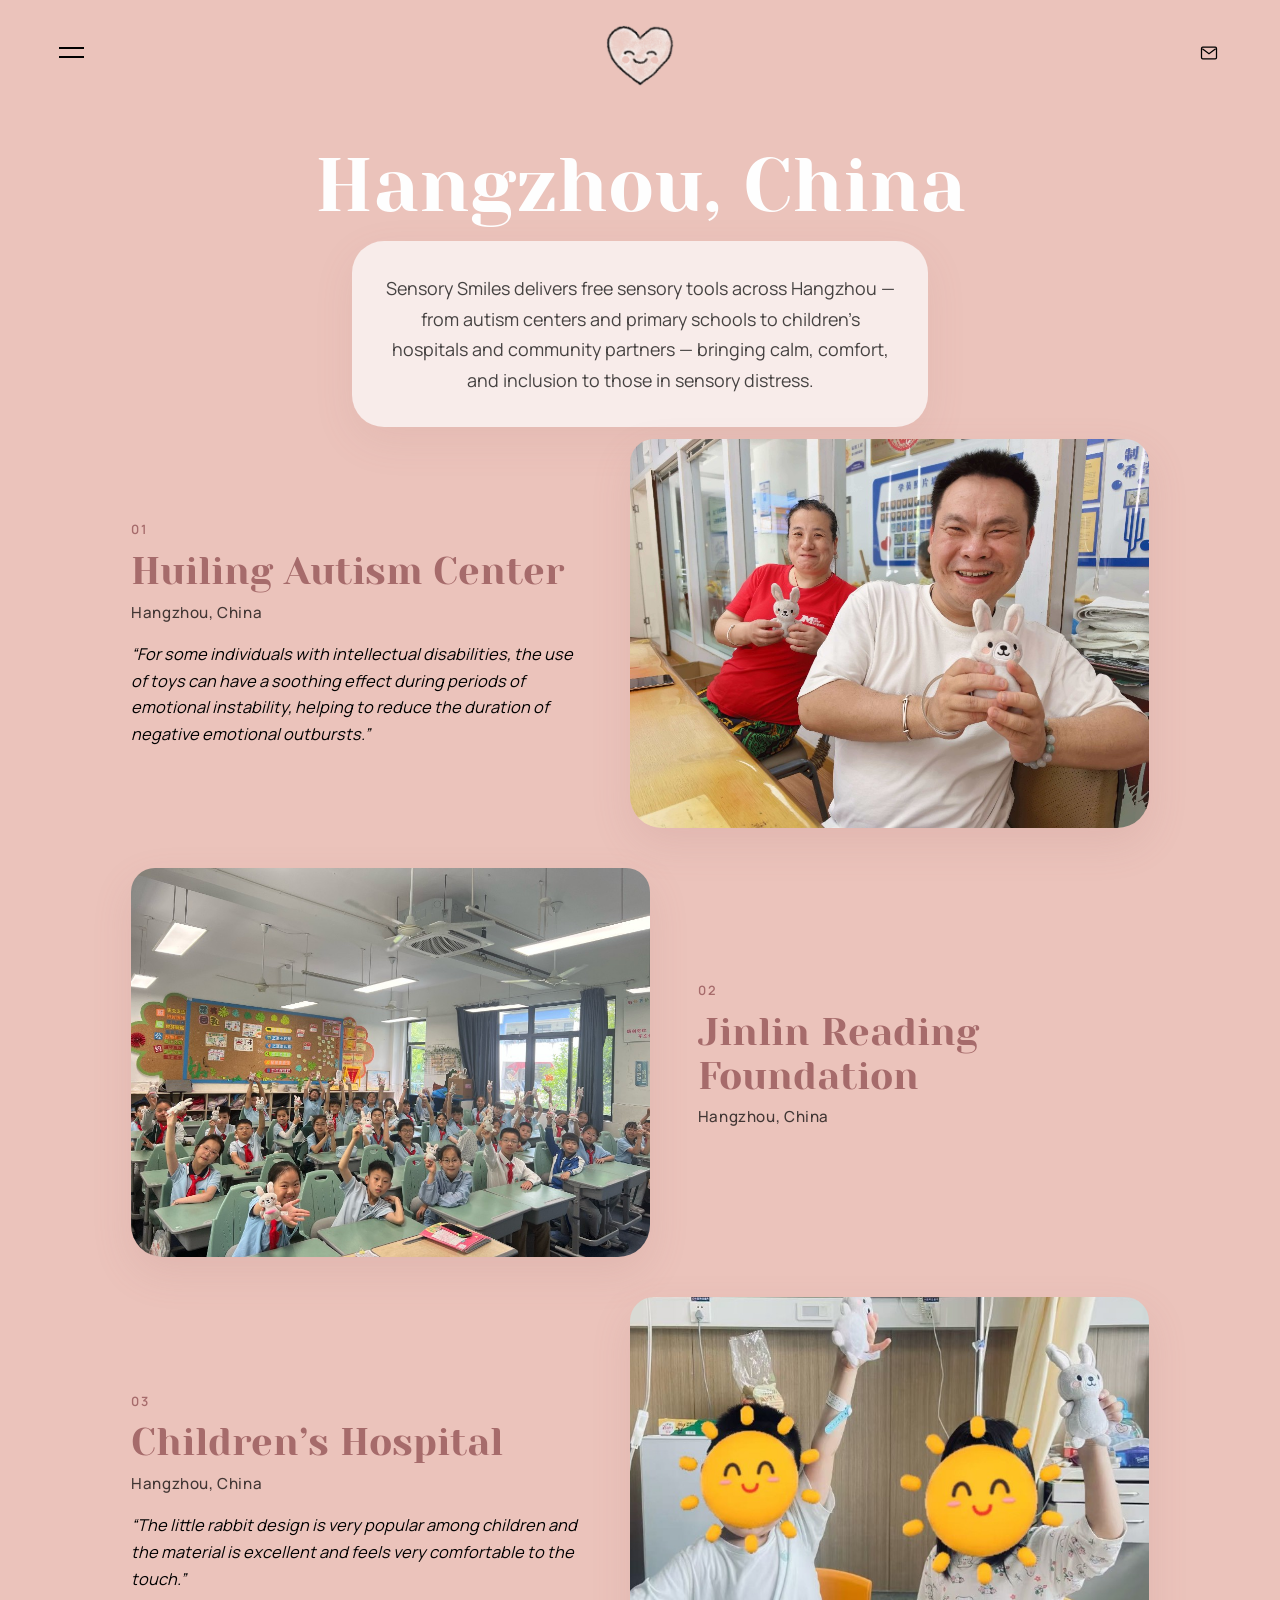
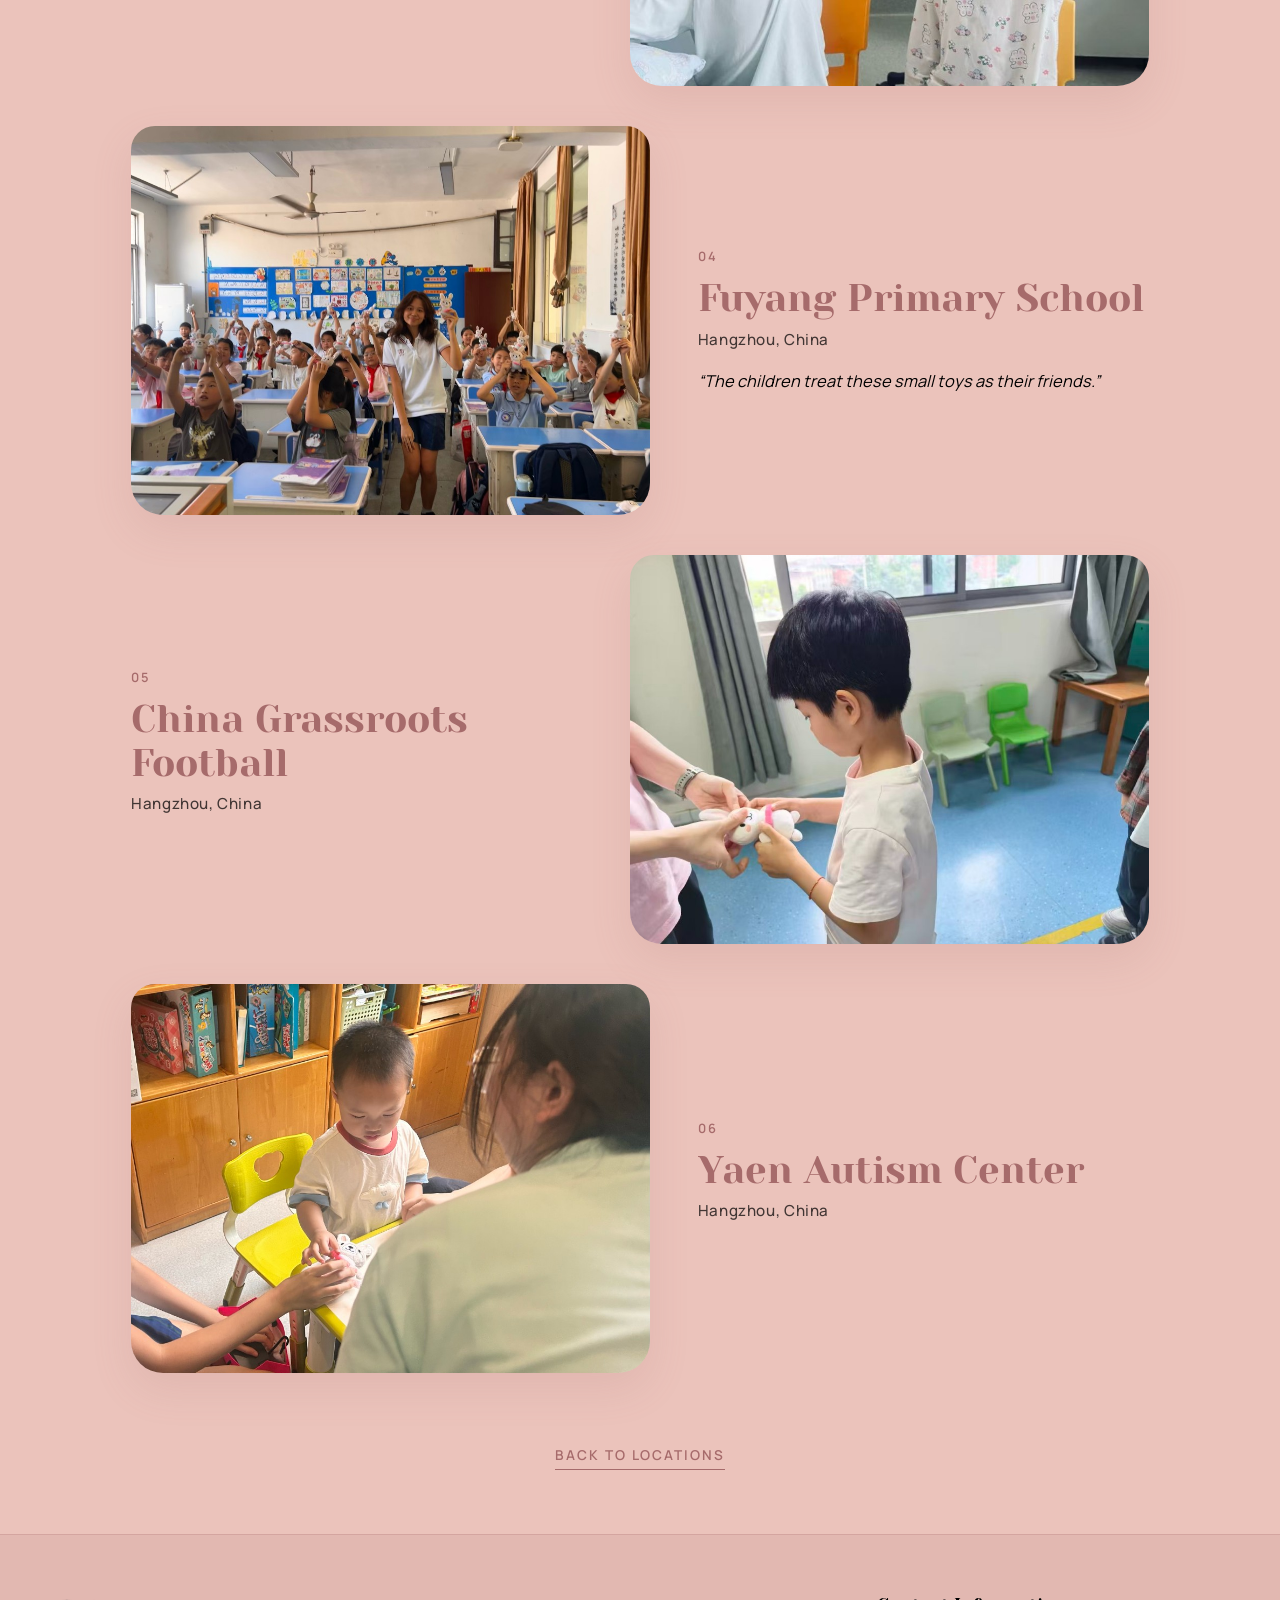
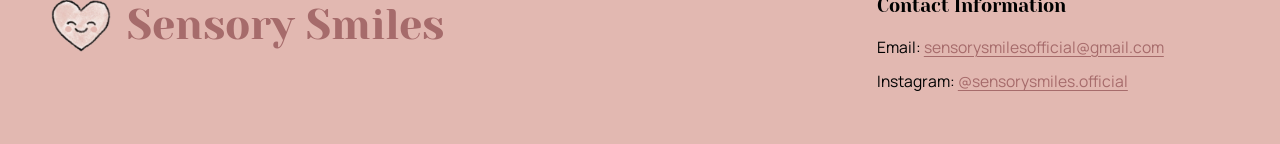
<file: sensory-smiles/hangzhou.html>
<!DOCTYPE html>
<html lang="en">
  <head>
    <meta charset="UTF-8" />
    <meta name="viewport" content="width=device-width, initial-scale=1.0" />
    <title>Hangzhou, China — Sensory Smiles</title>
    <meta
      name="description"
      content="Sensory Smiles delivery centers in Hangzhou, China — autism centers, schools, hospitals, and community partners."
    />
    <link rel="preconnect" href="https://fonts.googleapis.com" />
    <link rel="preconnect" href="https://fonts.gstatic.com" crossorigin />
    <link
      href="https://fonts.googleapis.com/css2?family=Manrope:wght@400;500;600;700&family=Yeseva+One&display=swap"
      rel="stylesheet"
    />
    <link href="https://fonts.cdnfonts.com/css/tt-norms" rel="stylesheet" />
    <link rel="stylesheet" href="styles.css?v=hangzhou-gap2" />
    <link rel="icon" href="images/logo.png" type="image/png" />
  </head>
  <body>
    <a class="skip-link" href="#main">Skip to Content</a>

    <header class="site-header">
      <button
        class="menu-toggle"
        type="button"
        aria-expanded="false"
        aria-controls="site-nav"
        aria-label="Open Menu"
      >
        <span></span>
        <span></span>
      </button>

      <a class="logo" href="index.html" aria-label="Sensory Smiles home">
        <img src="images/logo.png" alt="Sensory Smiles smiling heart logo" />
      </a>

      <a
        class="header-contact"
        href="mailto:sensorysmilesofficial@gmail.com"
        aria-label="Email us"
      >
        <svg viewBox="0 0 24 24" aria-hidden="true" focusable="false">
          <rect
            x="3"
            y="5"
            width="18"
            height="14"
            rx="1.5"
            fill="none"
            stroke="currentColor"
            stroke-width="1.5"
          />
          <path
            d="M4 7l8 6 8-6"
            fill="none"
            stroke="currentColor"
            stroke-width="1.5"
          />
        </svg>
      </a>
    </header>

    <nav id="site-nav" class="site-nav" hidden>
      <ul>
        <li><a href="index.html">Home</a></li>
        <li><a href="about.html">About</a></li>
        <li><a href="evidence.html">Our Evidence</a></li>
        <li><a href="team.html">Our Team</a></li>
        <li><a href="locations.html">Locations</a></li>
      </ul>
    </nav>
    <div class="nav-backdrop" hidden></div>

    <main id="main">
      <section class="place-hero" id="top">
        <div class="place-hero-copy">
          <h1>Hangzhou, China</h1>
          <p>
            Sensory Smiles delivers free sensory tools across Hangzhou — from
            autism centers and primary schools to children’s hospitals and
            community partners — bringing calm, comfort, and inclusion to those
            in sensory distress.
          </p>
        </div>
      </section>

      <section class="place-centers" aria-label="Delivery centers in Hangzhou">
        <article class="center-row reveal" id="huiling">
          <div class="center-copy">
            <p class="center-index">01</p>
            <h2>Huiling Autism Center</h2>
            <p class="center-place">Hangzhou, China</p>
            <blockquote>
              “For some individuals with intellectual disabilities, the use of
              toys can have a soothing effect during periods of emotional
              instability, helping to reduce the duration of negative emotional
              outbursts.”
            </blockquote>
          </div>
          <figure class="center-media">
            <img
              src="images/hangzhou/01-huiling.jpg"
              alt="Community members at Huiling Autism Center holding Sensory Smiles bunny toys"
            />
          </figure>
        </article>

        <article class="center-row reveal" id="jinlin">
          <div class="center-copy">
            <p class="center-index">02</p>
            <h2>Jinlin Reading Foundation</h2>
            <p class="center-place">Hangzhou, China</p>
          </div>
          <figure class="center-media">
            <img
              src="images/hangzhou/02-jinlin.jpg"
              alt="Students at Jinlin Reading Foundation holding up sensory bunny toys"
            />
          </figure>
        </article>

        <article class="center-row reveal" id="hospital">
          <div class="center-copy">
            <p class="center-index">03</p>
            <h2>Children’s Hospital</h2>
            <p class="center-place">Hangzhou, China</p>
            <blockquote>
              “The little rabbit design is very popular among children and the
              material is excellent and feels very comfortable to the touch.”
            </blockquote>
          </div>
          <figure class="center-media">
            <img
              src="images/hangzhou/03-hospital.jpg"
              alt="Children at Hangzhou Children’s Hospital holding Sensory Smiles bunny toys"
            />
          </figure>
        </article>

        <article class="center-row reveal" id="fuyang">
          <div class="center-copy">
            <p class="center-index">04</p>
            <h2>Fuyang Primary School</h2>
            <p class="center-place">Hangzhou, China</p>
            <blockquote>
              “The children treat these small toys as their friends.”
            </blockquote>
          </div>
          <figure class="center-media">
            <img
              src="images/hangzhou/04-fuyang.jpg"
              alt="Students and a volunteer at Fuyang Primary School holding sensory bunny toys"
            />
          </figure>
        </article>

        <article class="center-row reveal" id="football">
          <div class="center-copy">
            <p class="center-index">05</p>
            <h2>China Grassroots Football</h2>
            <p class="center-place">Hangzhou, China</p>
          </div>
          <figure class="center-media">
            <img
              src="images/hangzhou/05-football.jpg"
              alt="A child receiving a Sensory Smiles bunny toy with China Grassroots Football"
            />
          </figure>
        </article>

        <article class="center-row reveal" id="yaen">
          <div class="center-copy">
            <p class="center-index">06</p>
            <h2>Yaen Autism Center</h2>
            <p class="center-place">Hangzhou, China</p>
          </div>
          <figure class="center-media">
            <img
              src="images/hangzhou/06-yaen.jpg"
              alt="A child at Yaen Autism Center interacting with a Sensory Smiles bunny toy"
            />
          </figure>
        </article>
      </section>

      <section class="place-next">
        <a class="text-link" href="locations.html">Back to Locations</a>
      </section>
    </main>

    <footer class="site-footer" id="contact">
      <div class="footer-brand reveal">
        <img src="images/logo.png" alt="" />
        <p class="footer-title">Sensory Smiles</p>
      </div>

      <div class="footer-columns">
        <div class="footer-col reveal">
          <h3>Contact Information</h3>
          <p>
            Email:
            <a href="mailto:sensorysmilesofficial@gmail.com"
              >sensorysmilesofficial@gmail.com</a
            >
          </p>
          <p>
            Instagram:
            <a
              href="https://www.instagram.com/sensorysmiles.official/"
              target="_blank"
              rel="noopener noreferrer"
              >@sensorysmiles.official</a
            >
          </p>
        </div>
      </div>
    </footer>

    <script src="script.js"></script>
  </body>
</html>
</file>
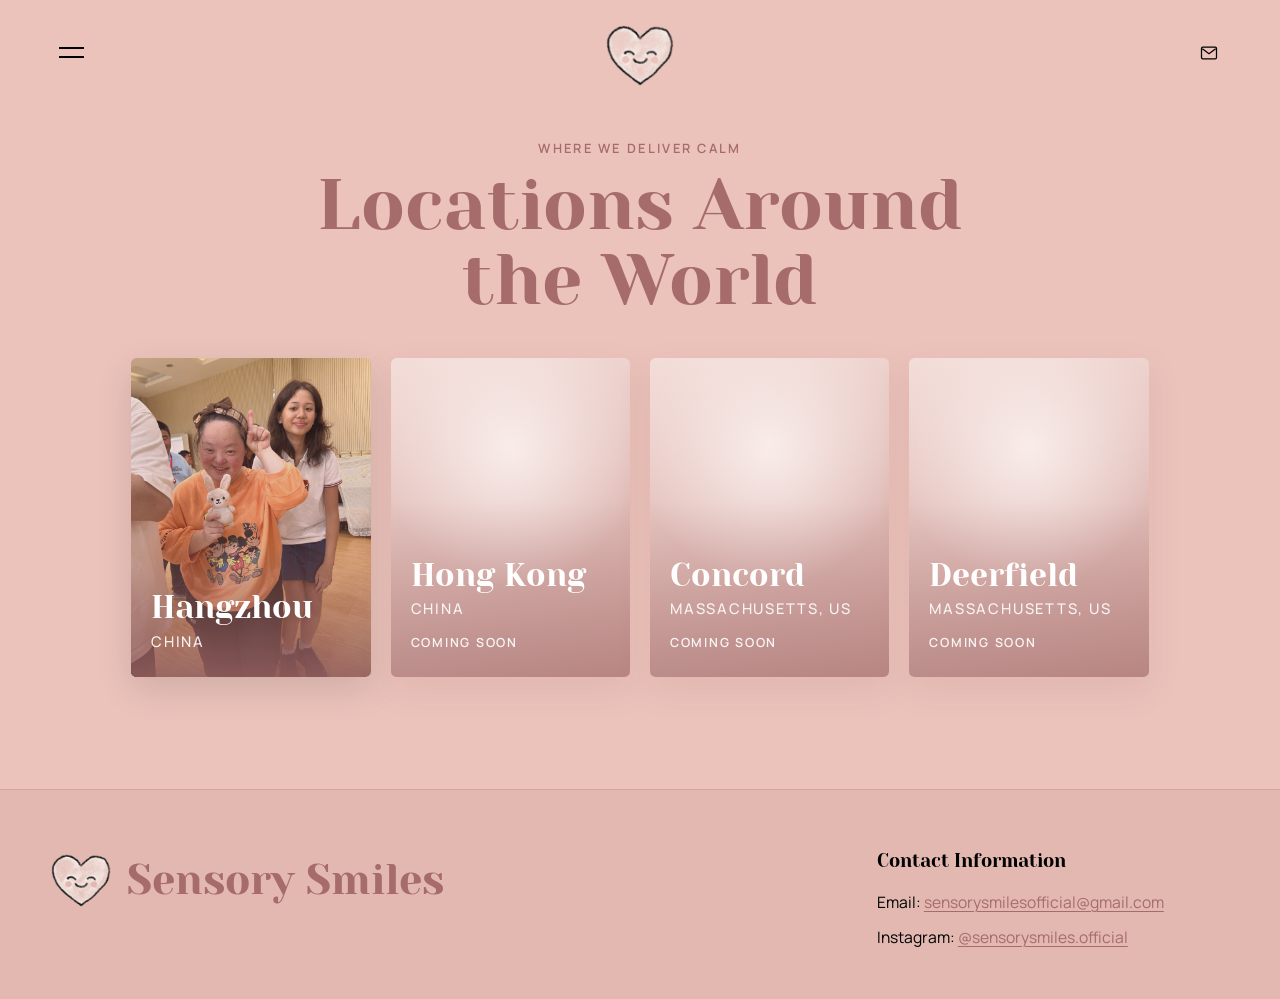
<file: sensory-smiles/locations.html>
<!DOCTYPE html>
<html lang="en">
  <head>
    <meta charset="UTF-8" />
    <meta name="viewport" content="width=device-width, initial-scale=1.0" />
    <title>Locations — Sensory Smiles</title>
    <meta
      name="description"
      content="Explore Sensory Smiles delivery locations around the world — starting with Hangzhou, China."
    />
    <link rel="preconnect" href="https://fonts.googleapis.com" />
    <link rel="preconnect" href="https://fonts.gstatic.com" crossorigin />
    <link
      href="https://fonts.googleapis.com/css2?family=Manrope:wght@400;500;600;700&family=Yeseva+One&display=swap"
      rel="stylesheet"
    />
    <link href="https://fonts.cdnfonts.com/css/tt-norms" rel="stylesheet" />
    <link rel="stylesheet" href="styles.css?v=locations-soon3" />
    <link rel="icon" href="images/logo.png" type="image/png" />
  </head>
  <body>
    <a class="skip-link" href="#main">Skip to Content</a>

    <header class="site-header">
      <button
        class="menu-toggle"
        type="button"
        aria-expanded="false"
        aria-controls="site-nav"
        aria-label="Open Menu"
      >
        <span></span>
        <span></span>
      </button>

      <a class="logo" href="index.html" aria-label="Sensory Smiles home">
        <img src="images/logo.png" alt="Sensory Smiles smiling heart logo" />
      </a>

      <a
        class="header-contact"
        href="mailto:sensorysmilesofficial@gmail.com"
        aria-label="Email us"
      >
        <svg viewBox="0 0 24 24" aria-hidden="true" focusable="false">
          <rect
            x="3"
            y="5"
            width="18"
            height="14"
            rx="1.5"
            fill="none"
            stroke="currentColor"
            stroke-width="1.5"
          />
          <path
            d="M4 7l8 6 8-6"
            fill="none"
            stroke="currentColor"
            stroke-width="1.5"
          />
        </svg>
      </a>
    </header>

    <nav id="site-nav" class="site-nav" hidden>
      <ul>
        <li><a href="index.html">Home</a></li>
        <li><a href="about.html">About</a></li>
        <li><a href="evidence.html">Our Evidence</a></li>
        <li><a href="team.html">Our Team</a></li>
        <li><a href="locations.html" aria-current="page">Locations</a></li>
      </ul>
    </nav>
    <div class="nav-backdrop" hidden></div>

    <main id="main" class="locations-page">
      <section class="locations-hero" id="top">
        <p class="eyebrow reveal">Where we deliver calm</p>
        <h1 class="locations-title reveal">Locations Around the World</h1>
      </section>

      <section class="locations-grid" aria-label="Delivery locations">
        <a
          class="location-card reveal"
          href="hangzhou.html"
          data-location="hangzhou"
          aria-label="Hangzhou, China"
        >
          <img
            src="images/location-hangzhou.jpg"
            alt="Sensory Smiles volunteers in Hangzhou with a sensory bunny toy"
          />
          <span class="location-card-shade" aria-hidden="true"></span>
          <span class="location-card-label">
            <span class="location-city">Hangzhou</span>
            <span class="location-region">China</span>
          </span>
        </a>

        <div
          class="location-card location-card--soon reveal"
          aria-label="Hong Kong, China — Coming soon"
        >
          <span class="location-card-shade" aria-hidden="true"></span>
          <span class="location-card-label">
            <span class="location-city">Hong Kong</span>
            <span class="location-region">China</span>
            <span class="location-soon">Coming soon</span>
          </span>
        </div>

        <div
          class="location-card location-card--soon reveal"
          aria-label="Concord, Massachusetts, US — Coming soon"
        >
          <span class="location-card-shade" aria-hidden="true"></span>
          <span class="location-card-label">
            <span class="location-city">Concord</span>
            <span class="location-region">Massachusetts, US</span>
            <span class="location-soon">Coming soon</span>
          </span>
        </div>

        <div
          class="location-card location-card--soon reveal"
          aria-label="Deerfield, Massachusetts, US — Coming soon"
        >
          <span class="location-card-shade" aria-hidden="true"></span>
          <span class="location-card-label">
            <span class="location-city">Deerfield</span>
            <span class="location-region">Massachusetts, US</span>
            <span class="location-soon">Coming soon</span>
          </span>
        </div>
      </section>
    </main>

    <footer class="site-footer" id="contact">
      <div class="footer-brand reveal">
        <img src="images/logo.png" alt="" />
        <p class="footer-title">Sensory Smiles</p>
      </div>

      <div class="footer-columns">
        <div class="footer-col reveal">
          <h3>Contact Information</h3>
          <p>
            Email:
            <a href="mailto:sensorysmilesofficial@gmail.com"
              >sensorysmilesofficial@gmail.com</a
            >
          </p>
          <p>
            Instagram:
            <a
              href="https://www.instagram.com/sensorysmiles.official/"
              target="_blank"
              rel="noopener noreferrer"
              >@sensorysmiles.official</a
            >
          </p>
        </div>
      </div>
    </footer>

    <script src="script.js"></script>
  </body>
</html>
</file>
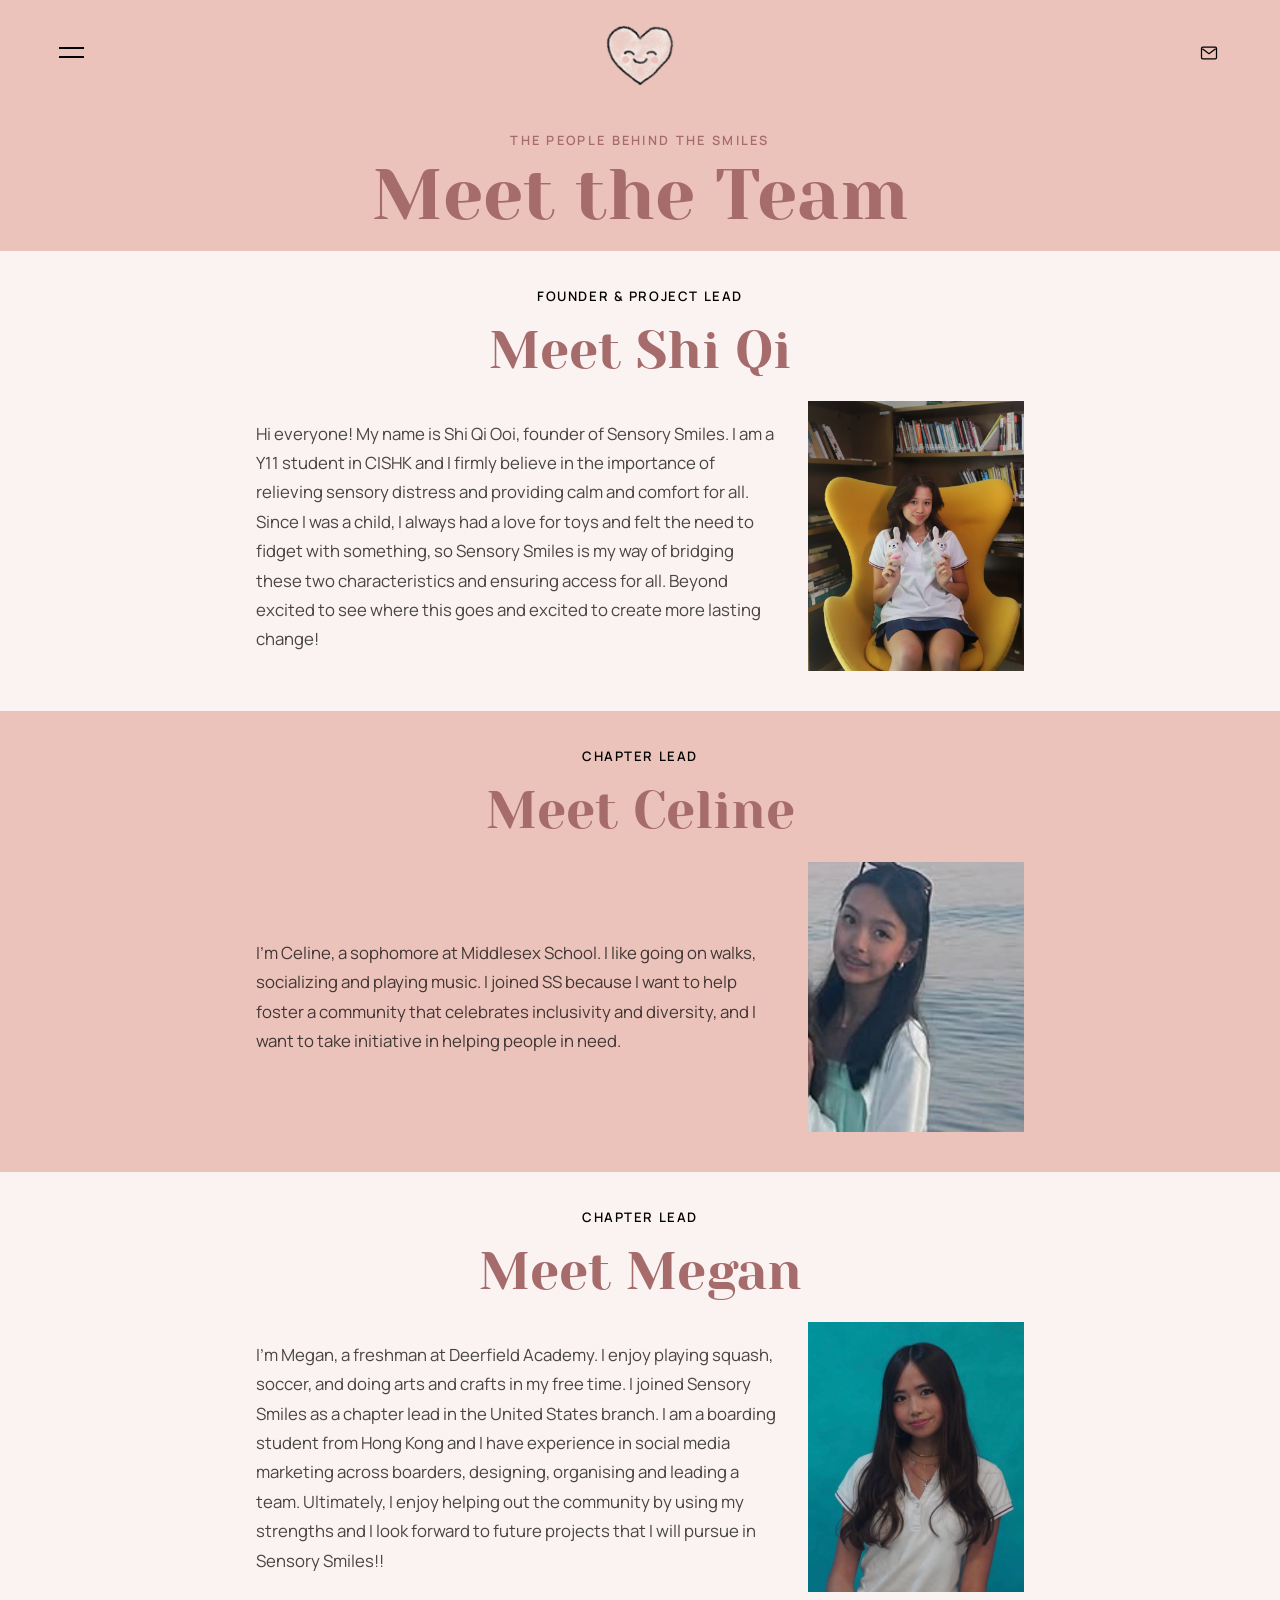
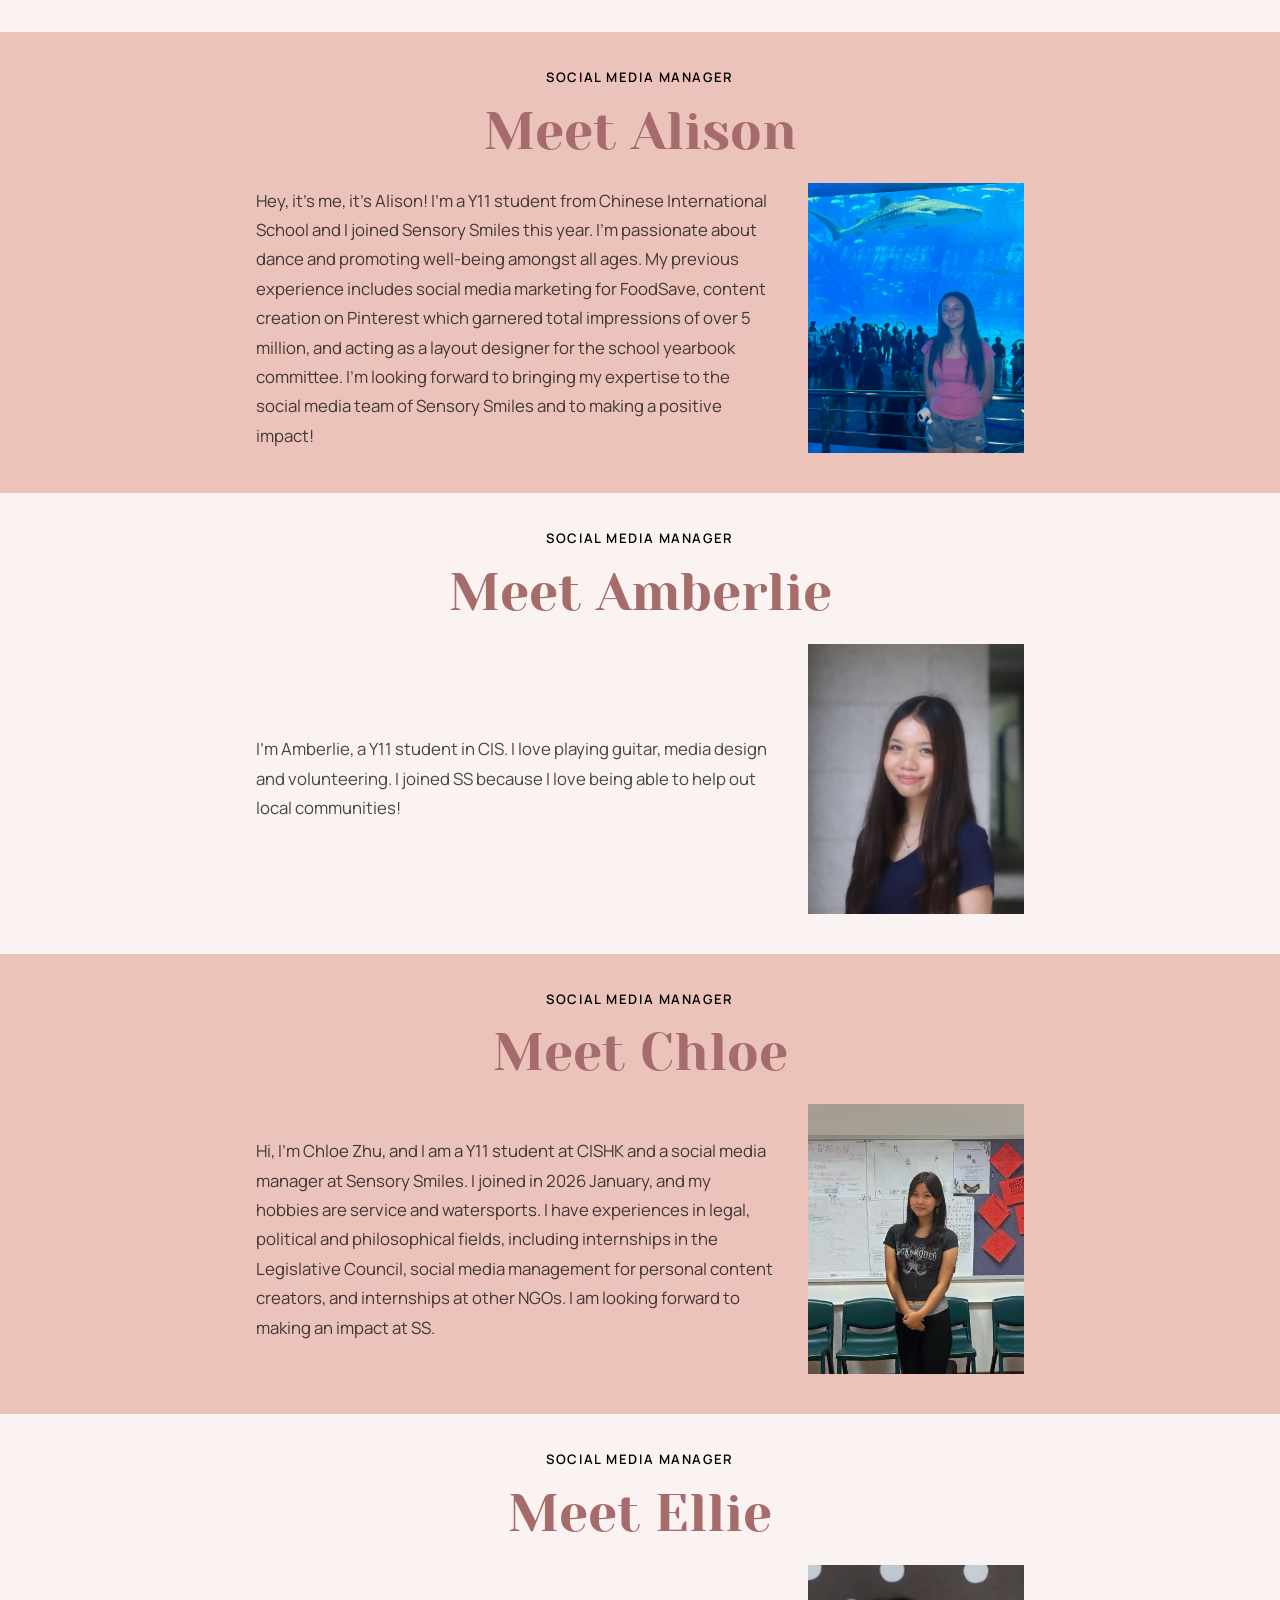
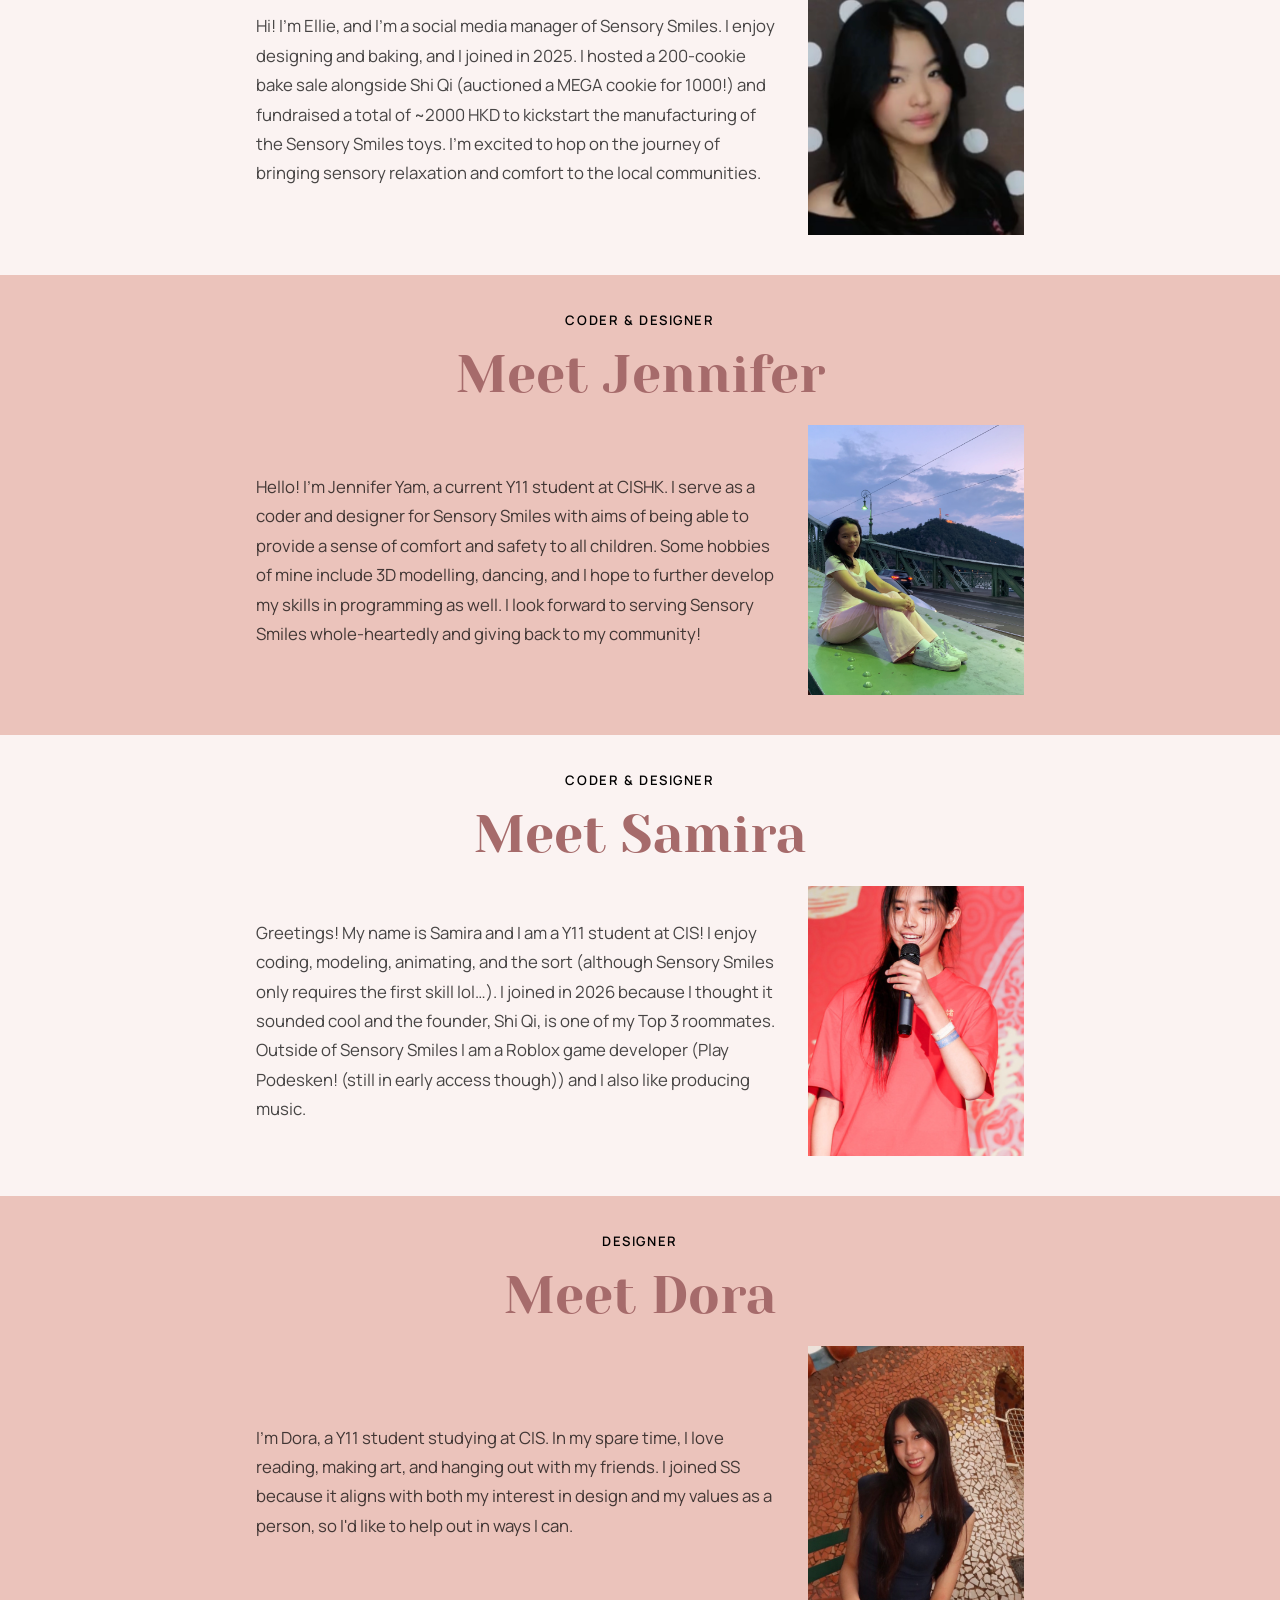
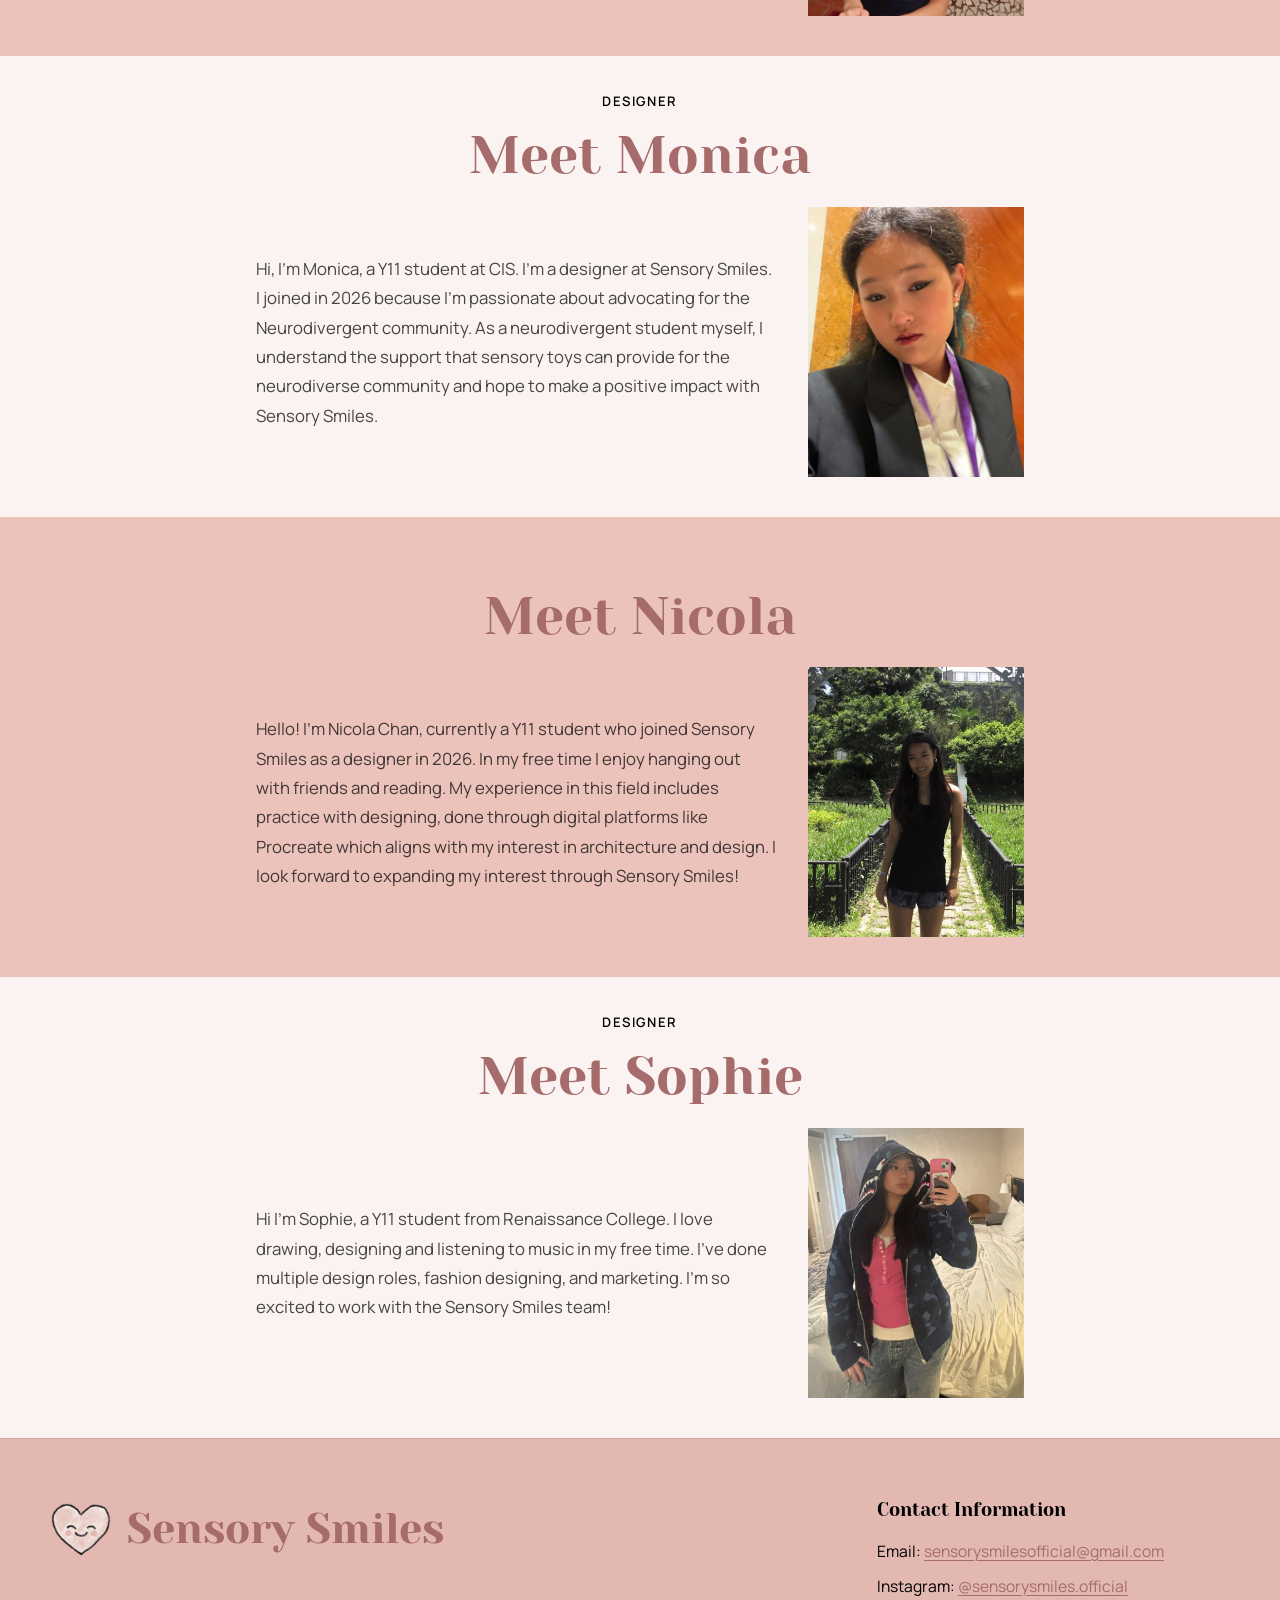
<file: sensory-smiles/team.html>
<!DOCTYPE html>
<html lang="en">
  <head>
    <meta charset="UTF-8" />
    <meta name="viewport" content="width=device-width, initial-scale=1.0" />
    <title>Our Team — Sensory Smiles</title>
    <meta
      name="description"
      content="Meet the Sensory Smiles team — students designing accessible sensory toys and bringing calm to communities."
    />
    <link rel="preconnect" href="https://fonts.googleapis.com" />
    <link rel="preconnect" href="https://fonts.gstatic.com" crossorigin />
    <link
      href="https://fonts.googleapis.com/css2?family=Manrope:wght@400;500;600;700&family=Yeseva+One&display=swap"
      rel="stylesheet"
    />
    <link href="https://fonts.cdnfonts.com/css/tt-norms" rel="stylesheet" />
    <link rel="stylesheet" href="styles.css?v=team10" />
    <link rel="icon" href="images/logo.png" type="image/png" />
  </head>
  <body>
    <a class="skip-link" href="#main">Skip to Content</a>

    <header class="site-header">
      <button
        class="menu-toggle"
        type="button"
        aria-expanded="false"
        aria-controls="site-nav"
        aria-label="Open Menu"
      >
        <span></span>
        <span></span>
      </button>

      <a class="logo" href="index.html" aria-label="Sensory Smiles home">
        <img src="images/logo.png" alt="Sensory Smiles smiling heart logo" />
      </a>

      <a
        class="header-contact"
        href="mailto:sensorysmilesofficial@gmail.com"
        aria-label="Email us"
      >
        <svg viewBox="0 0 24 24" aria-hidden="true" focusable="false">
          <rect
            x="3"
            y="5"
            width="18"
            height="14"
            rx="1.5"
            fill="none"
            stroke="currentColor"
            stroke-width="1.5"
          />
          <path
            d="M4 7l8 6 8-6"
            fill="none"
            stroke="currentColor"
            stroke-width="1.5"
          />
        </svg>
      </a>
    </header>

    <nav id="site-nav" class="site-nav" hidden>
      <ul>
        <li><a href="index.html">Home</a></li>
        <li><a href="about.html">About</a></li>
        <li><a href="evidence.html">Our Evidence</a></li>
        <li><a href="team.html" aria-current="page">Our Team</a></li>
        <li><a href="locations.html">Locations</a></li>
      </ul>
    </nav>
    <div class="nav-backdrop" hidden></div>

    <main id="main" class="team-page">
      <section class="team-hero" id="top">
        <p class="eyebrow reveal">The people behind the smiles</p>
        <h1 class="team-title reveal">Meet the Team</h1>
      </section>

      <article class="team-member team-member--cream" id="shiqi">
        <p class="team-role reveal">Founder & Project Lead</p>
        <h2 class="team-name reveal">Meet Shi Qi</h2>
        <div class="team-grid">
          <p class="team-bio reveal">
            Hi everyone! My name is Shi Qi Ooi, founder of Sensory Smiles. I am
            a Y11 student in CISHK and I firmly believe in the importance of
            relieving sensory distress and providing calm and comfort for all.
            Since I was a child, I always had a love for toys and felt the need
            to fidget with something, so Sensory Smiles is my way of bridging
            these two characteristics and ensuring access for all. Beyond
            excited to see where this goes and excited to create more lasting
            change!
          </p>
          <figure class="team-photo reveal">
            <img
              src="images/team/shiqi.jpg"
              alt="Shi Qi Ooi, founder of Sensory Smiles, holding two plush bunny toys"
            />
          </figure>
        </div>
      </article>

      <article class="team-member" id="celine">
        <p class="team-role reveal">Chapter Lead</p>
        <h2 class="team-name reveal">Meet Celine</h2>
        <div class="team-grid">
          <p class="team-bio reveal">
            I’m Celine, a sophomore at Middlesex School. I like going on walks,
            socializing and playing music. I joined SS because I want to help
            foster a community that celebrates inclusivity and diversity, and I
            want to take initiative in helping people in need.
          </p>
          <figure class="team-photo reveal">
            <img
              src="images/team/celine.jpg"
              alt="Celine, chapter lead at Sensory Smiles"
            />
          </figure>
        </div>
      </article>

      <article class="team-member team-member--cream" id="megan">
        <p class="team-role reveal">Chapter Lead</p>
        <h2 class="team-name reveal">Meet Megan</h2>
        <div class="team-grid">
          <p class="team-bio reveal">
            I’m Megan, a freshman at Deerfield Academy. I enjoy playing squash,
            soccer, and doing arts and crafts in my free time. I joined Sensory
            Smiles as a chapter lead in the United States branch. I am a
            boarding student from Hong Kong and I have experience in social
            media marketing across boarders, designing, organising and leading
            a team. Ultimately, I enjoy helping out the community by using my
            strengths and I look forward to future projects that I will pursue
            in Sensory Smiles!!
          </p>
          <figure class="team-photo reveal">
            <img
              src="images/team/megan.jpg"
              alt="Megan, chapter lead at Sensory Smiles"
            />
          </figure>
        </div>
      </article>

      <article class="team-member" id="alison">
        <p class="team-role reveal">Social Media Manager</p>
        <h2 class="team-name reveal">Meet Alison</h2>
        <div class="team-grid">
          <p class="team-bio reveal">
            Hey, it’s me, it’s Alison! I’m a Y11 student from Chinese
            International School and I joined Sensory Smiles this year. I'm
            passionate about dance and promoting well-being amongst all ages.
            My previous experience includes social media marketing for FoodSave,
            content creation on Pinterest which garnered total impressions of
            over 5 million, and acting as a layout designer for the school
            yearbook committee. I'm looking forward to bringing my expertise to
            the social media team of Sensory Smiles and to making a positive
            impact!
          </p>
          <figure class="team-photo reveal">
            <img
              src="images/team/alison.png"
              alt="Alison Wong, social media manager at Sensory Smiles"
            />
          </figure>
        </div>
      </article>

      <article class="team-member team-member--cream" id="amberlie">
        <p class="team-role reveal">Social Media Manager</p>
        <h2 class="team-name reveal">Meet Amberlie</h2>
        <div class="team-grid">
          <p class="team-bio reveal">
            I’m Amberlie, a Y11 student in CIS. I love playing guitar, media
            design and volunteering. I joined SS because I love being able to
            help out local communities!
          </p>
          <figure class="team-photo reveal">
            <img
              src="images/team/amberlie.png"
              alt="Amberlie, social media manager at Sensory Smiles"
            />
          </figure>
        </div>
      </article>

      <article class="team-member" id="chloe">
        <p class="team-role reveal">Social Media Manager</p>
        <h2 class="team-name reveal">Meet Chloe</h2>
        <div class="team-grid">
          <p class="team-bio reveal">
            Hi, I’m Chloe Zhu, and I am a Y11 student at CISHK and a social
            media manager at Sensory Smiles. I joined in 2026 January, and my
            hobbies are service and watersports. I have experiences in legal,
            political and philosophical fields, including internships in the
            Legislative Council, social media management for personal content
            creators, and internships at other NGOs. I am looking forward to
            making an impact at SS.
          </p>
          <figure class="team-photo reveal">
            <img
              src="images/team/chloe.png"
              alt="Chloe Zhu, social media manager at Sensory Smiles"
            />
          </figure>
        </div>
      </article>

      <article class="team-member team-member--cream" id="ellie">
        <p class="team-role reveal">Social Media Manager</p>
        <h2 class="team-name reveal">Meet Ellie</h2>
        <div class="team-grid">
          <p class="team-bio reveal">
            Hi! I’m Ellie, and I’m a social media manager of Sensory Smiles. I
            enjoy designing and baking, and I joined in 2025. I hosted a
            200-cookie bake sale alongside Shi Qi (auctioned a MEGA cookie for
            1000!) and fundraised a total of ~2000 HKD to kickstart the
            manufacturing of the Sensory Smiles toys. I’m excited to hop on the
            journey of bringing sensory relaxation and comfort to the local
            communities.
          </p>
          <figure class="team-photo reveal">
            <img
              src="images/team/ellie.png"
              alt="Ellie Pong, social media manager at Sensory Smiles"
            />
          </figure>
        </div>
      </article>

      <article class="team-member" id="jennifer">
        <p class="team-role reveal">Coder & Designer</p>
        <h2 class="team-name reveal">Meet Jennifer</h2>
        <div class="team-grid">
          <p class="team-bio reveal">
            Hello! I’m Jennifer Yam, a current Y11 student at CISHK. I serve as
            a coder and designer for Sensory Smiles with aims of being able to
            provide a sense of comfort and safety to all children. Some hobbies
            of mine include 3D modelling, dancing, and I hope to further develop
            my skills in programming as well. I look forward to serving Sensory
            Smiles whole-heartedly and giving back to my community!
          </p>
          <figure class="team-photo reveal">
            <img
              src="images/team/jennifer.png"
              alt="Jennifer Yam, coder and designer at Sensory Smiles"
            />
          </figure>
        </div>
      </article>

      <article class="team-member team-member--cream" id="samira">
        <p class="team-role reveal">Coder & Designer</p>
        <h2 class="team-name reveal">Meet Samira</h2>
        <div class="team-grid">
          <p class="team-bio reveal">
            Greetings! My name is Samira and I am a Y11 student at CIS! I enjoy
            coding, modeling, animating, and the sort (although Sensory Smiles
            only requires the first skill lol…). I joined in 2026 because I
            thought it sounded cool and the founder, Shi Qi, is one of my Top 3
            roommates. Outside of Sensory Smiles I am a Roblox game developer
            (Play Podesken! (still in early access though)) and I also like
            producing music.
          </p>
          <figure class="team-photo reveal">
            <img
              src="images/team/samira.png"
              alt="Samira Shakeri, coder and designer at Sensory Smiles"
            />
          </figure>
        </div>
      </article>

      <article class="team-member" id="dora">
        <p class="team-role reveal">Designer</p>
        <h2 class="team-name reveal">Meet Dora</h2>
        <div class="team-grid">
          <p class="team-bio reveal">
            I'm Dora, a Y11 student studying at CIS. In my spare time, I love
            reading, making art, and hanging out with my friends. I joined SS
            because it aligns with both my interest in design and my values as
            a person, so I'd like to help out in ways I can.
          </p>
          <figure class="team-photo reveal">
            <img
              src="images/team/dora.jpg"
              alt="Dora, designer at Sensory Smiles"
            />
          </figure>
        </div>
      </article>

      <article class="team-member team-member--cream" id="monica">
        <p class="team-role reveal">Designer</p>
        <h2 class="team-name reveal">Meet Monica</h2>
        <div class="team-grid">
          <p class="team-bio reveal">
            Hi, I’m Monica, a Y11 student at CIS. I’m a designer at Sensory
            Smiles. I joined in 2026 because I’m passionate about advocating for
            the Neurodivergent community. As a neurodivergent student myself, I
            understand the support that sensory toys can provide for the
            neurodiverse community and hope to make a positive impact with
            Sensory Smiles.
          </p>
          <figure class="team-photo reveal">
            <img
              src="images/team/monica.png"
              alt="Monica, designer at Sensory Smiles"
            />
          </figure>
        </div>
      </article>

      <article class="team-member" id="nicola">
        <p class="team-role reveal">Designer</p>
        <h2 class="team-name reveal">Meet Nicola</h2>
        <div class="team-grid">
          <p class="team-bio reveal">
            Hello! I'm Nicola Chan, currently a Y11 student who joined Sensory
            Smiles as a designer in 2026. In my free time I enjoy hanging out
            with friends and reading. My experience in this field includes
            practice with designing, done through digital platforms like
            Procreate which aligns with my interest in architecture and design.
            I look forward to expanding my interest through Sensory Smiles!
          </p>
          <figure class="team-photo reveal">
            <img
              src="images/team/nicola.png"
              alt="Nicola Chan, designer at Sensory Smiles"
            />
          </figure>
        </div>
      </article>

      <article class="team-member team-member--cream" id="sophie">
        <p class="team-role reveal">Designer</p>
        <h2 class="team-name reveal">Meet Sophie</h2>
        <div class="team-grid">
          <p class="team-bio reveal">
            Hi I’m Sophie, a Y11 student from Renaissance College. I love
            drawing, designing and listening to music in my free time. I’ve done
            multiple design roles, fashion designing, and marketing. I’m so
            excited to work with the Sensory Smiles team!
          </p>
          <figure class="team-photo reveal">
            <img
              src="images/team/sophie.png"
              alt="Sophie, designer at Sensory Smiles"
            />
          </figure>
        </div>
      </article>
    </main>

    <footer class="site-footer" id="contact">
      <div class="footer-brand reveal">
        <img src="images/logo.png" alt="" />
        <p class="footer-title">Sensory Smiles</p>
      </div>

      <div class="footer-columns">
        <div class="footer-col reveal">
          <h3>Contact Information</h3>
          <p>
            Email:
            <a href="mailto:sensorysmilesofficial@gmail.com"
              >sensorysmilesofficial@gmail.com</a
            >
          </p>
          <p>
            Instagram:
            <a
              href="https://www.instagram.com/sensorysmiles.official/"
              target="_blank"
              rel="noopener noreferrer"
              >@sensorysmiles.official</a
            >
          </p>
        </div>
      </div>
    </footer>

    <script src="script.js?v=team8"></script>
  </body>
</html>
</file>
<file: sensory-smiles/styles.css>
:root {
  --blush: #ebc3bb;
  --rose: #a66b6b;
  --cream: #fefefe;
  --ink: #000000;
  --ink-soft: rgba(0, 0, 0, 0.72);
  --title: "Yeseva One", Georgia, "Times New Roman", serif;
  --body: "TT Norms", Manrope, "Avenir Next", "Segoe UI", sans-serif;
  --pad: clamp(1.25rem, 4vw, 3.5rem);
  --max: 1120px;
  --radius-lg: 2rem;
  --radius-pill: 3rem;
  --header-h: 6.25rem;
}

*,
*::before,
*::after {
  box-sizing: border-box;
}

html {
  scroll-behavior: smooth;
}

body {
  margin: 0;
  min-height: 100vh;
  font-family: var(--body);
  font-weight: 400;
  color: var(--ink);
  background: var(--blush);
  line-height: 1.65;
  -webkit-font-smoothing: antialiased;
}

img {
  display: block;
  max-width: 100%;
  height: auto;
}

a {
  color: var(--rose);
}

.skip-link {
  position: absolute;
  left: 1rem;
  top: -3rem;
  z-index: 1000;
  padding: 0.6rem 1rem;
  background: var(--cream);
  color: var(--ink);
  text-decoration: none;
  border-radius: 999px;
}

.skip-link:focus {
  top: 1rem;
}

/* Header */
.site-header {
  position: sticky;
  top: 0;
  z-index: 50;
  display: grid;
  grid-template-columns: 1fr auto 1fr;
  align-items: center;
  padding: 1rem var(--pad);
  background: color-mix(in srgb, var(--blush) 88%, transparent);
  backdrop-filter: blur(10px);
}

.menu-toggle {
  justify-self: start;
  width: 2.5rem;
  height: 2.5rem;
  border: 0;
  background: transparent;
  cursor: pointer;
  display: grid;
  place-content: center;
  gap: 0.45rem;
  padding: 0;
}

.menu-toggle span {
  display: block;
  width: 1.55rem;
  height: 2px;
  background: var(--ink);
  transition: transform 0.35s ease, opacity 0.25s ease;
}

.menu-toggle[aria-expanded="true"] span:first-child {
  transform: translateY(4.5px) rotate(35deg);
}

.menu-toggle[aria-expanded="true"] span:last-child {
  transform: translateY(-4.5px) rotate(-35deg);
}

.logo {
  width: 4.25rem;
  height: 4.25rem;
  margin-top: 0.35rem;
  display: grid;
  place-items: center;
  transition: transform 0.4s ease;
}

.logo:hover {
  transform: scale(1.05);
}

.logo img {
  width: 100%;
  height: 100%;
  object-fit: contain;
  object-position: center;
}

.header-contact {
  justify-self: end;
  color: var(--ink);
  text-decoration: none;
  width: 2.5rem;
  height: 2.5rem;
  display: grid;
  place-items: center;
  transition: color 0.25s ease;
}

.header-contact svg {
  width: 1.25rem;
  height: 1.25rem;
}

.header-contact:hover {
  color: var(--rose);
}

/* Nav drawer */
.site-nav {
  position: fixed;
  inset: 0 auto 0 0;
  width: min(18rem, 82vw);
  z-index: 60;
  background: var(--cream);
  padding: 6rem 2rem 2rem;
  transform: translateX(-105%);
  transition: transform 0.4s cubic-bezier(0.22, 1, 0.36, 1);
  box-shadow: 12px 0 40px rgba(0, 0, 0, 0.08);
}

.site-nav.is-open {
  transform: translateX(0);
}

.site-nav[hidden] {
  display: block;
  visibility: hidden;
}

.site-nav.is-open[hidden] {
  visibility: visible;
}

.site-nav ul {
  list-style: none;
  margin: 0;
  padding: 0;
  display: grid;
  gap: 1.25rem;
}

.site-nav a,
.site-nav span {
  font-family: var(--title);
  font-size: 1.35rem;
  color: var(--rose);
  text-decoration: none;
}

.site-nav a:hover {
  text-decoration: underline;
  text-underline-offset: 0.3em;
}

.site-nav span {
  cursor: default;
}

.nav-backdrop {
  position: fixed;
  inset: 0;
  z-index: 55;
  background: rgba(0, 0, 0, 0.28);
  border: 0;
  opacity: 0;
  pointer-events: none;
  transition: opacity 0.3s ease;
}

.nav-backdrop.is-open {
  opacity: 1;
  pointer-events: auto;
}

.nav-backdrop[hidden] {
  display: block;
}

/* Hero — title pins until the white mission card */
.hero-pin {
  padding: 1.5rem var(--pad) 0;
  text-align: center;
}

.hero-title {
  margin: 0 auto;
  position: relative;
  z-index: 4;
  width: max-content;
  max-width: min(96vw, 20ch);
  font-family: var(--title);
  font-size: clamp(3.75rem, 11.5vw, 8.5rem);
  font-weight: 400;
  line-height: 0.92;
  color: var(--rose);
  letter-spacing: -0.02em;
  white-space: nowrap;
  pointer-events: none;
  transition: opacity 0.2s ease;
}

.hero-title.is-pinned {
  position: fixed;
  left: 50%;
  transform: translateX(-50%);
  margin: 0;
}

.hero-title-spacer {
  pointer-events: none;
}

.hero-media {
  position: relative;
  z-index: 1;
  margin-top: -2.1rem;
  padding-bottom: clamp(1.25rem, 4vw, 2.5rem);
}

.hero-frame {
  margin: 0 auto;
  max-width: var(--max);
  position: relative;
  overflow: hidden;
  border-radius: 0.35rem;
}

.hero-frame img {
  width: 100%;
  aspect-ratio: 16 / 9;
  object-fit: cover;
  filter: saturate(0.95) contrast(1.02);
}

.hero-frame::after {
  content: "";
  position: absolute;
  inset: 0;
  background: linear-gradient(
    to top,
    rgba(0, 0, 0, 0.62) 0%,
    rgba(0, 0, 0, 0.28) 38%,
    rgba(0, 0, 0, 0.06) 62%,
    transparent 78%
  );
  pointer-events: none;
}

.hero-frame figcaption {
  position: absolute;
  left: 50%;
  bottom: clamp(1.15rem, 3.5vw, 2.35rem);
  transform: translateX(-50%);
  z-index: 1;
  width: min(92%, 42rem);
  margin: 0;
  color: var(--cream);
  font-size: clamp(1.25rem, 2.8vw, 1.85rem);
  font-weight: 600;
  letter-spacing: 0.01em;
  line-height: 1.35;
  text-shadow:
    0 2px 4px rgba(0, 0, 0, 0.55),
    0 8px 28px rgba(0, 0, 0, 0.45);
  transition: opacity 0.2s ease;
}

/* Banner strip */
.banner-strip {
  padding: 0 var(--pad) 2.75rem;
}

.banner-strip img {
  margin: 0 auto;
  max-width: var(--max);
  width: 100%;
  aspect-ratio: 21 / 9;
  object-fit: cover;
  border-radius: 0.35rem;
}

/* Mission */
.mission {
  position: relative;
  z-index: 5;
  margin-top: 0;
  padding: 0 var(--pad) 4rem;
}

.mission-card {
  position: relative;
  z-index: 5;
  margin: 0 auto;
  max-width: 42rem;
  background: color-mix(in srgb, var(--cream) 92%, white);
  border-radius: var(--radius-lg) var(--radius-lg) 2.5rem 2.5rem;
  padding: clamp(2rem, 5vw, 3.25rem) clamp(1.5rem, 4vw, 3rem);
  text-align: center;
  box-shadow: 0 18px 50px rgba(166, 107, 107, 0.12);
}

.mission-card .eyebrow {
  margin-bottom: 0.65rem;
}

.mission-card h2 {
  margin: 0 0 1.25rem;
  font-family: var(--title);
  font-size: clamp(2rem, 5vw, 3.1rem);
  font-weight: 400;
  color: var(--rose);
  line-height: 1.15;
}

.mission-lede {
  margin: 0 0 1rem;
  font-size: clamp(1.05rem, 2vw, 1.25rem);
  color: var(--ink-soft);
}

.mission-audience {
  margin: 0;
  font-size: clamp(1.05rem, 2vw, 1.2rem);
  font-weight: 600;
  color: var(--ink);
}

.text-link {
  display: inline-block;
  font-size: 0.85rem;
  font-weight: 600;
  letter-spacing: 0.14em;
  text-transform: uppercase;
  text-decoration: none;
  color: var(--rose);
  border-bottom: 1px solid var(--rose);
  padding-bottom: 0.15rem;
  transition: opacity 0.25s ease, transform 0.25s ease;
}

.text-link:hover {
  opacity: 0.75;
  transform: translateY(-1px);
}

/* Shared section heading */
.section-heading {
  text-align: center;
  margin: 0 auto 2rem;
  max-width: 36rem;
  padding: 0 var(--pad);
}

.eyebrow {
  margin: 0 0 0.5rem;
  font-size: 0.8rem;
  letter-spacing: 0.18em;
  text-transform: uppercase;
  color: var(--rose);
  font-weight: 600;
}

.section-heading h2 {
  margin: 0;
  font-family: var(--title);
  font-size: clamp(2rem, 5vw, 3.25rem);
  font-weight: 400;
  color: var(--rose);
  line-height: 1.15;
}

/* Products */
.products {
  padding: 0.5rem 0 4.5rem;
}

.product-grid {
  display: grid;
  grid-template-columns: repeat(2, minmax(0, 1fr));
  gap: clamp(1rem, 3vw, 1.75rem);
  max-width: var(--max);
  margin: 0 auto;
  padding: 0 var(--pad);
}

.product-card {
  margin: 0;
  background: transparent;
}

.product-card img {
  width: 100%;
  aspect-ratio: 1 / 1;
  object-fit: cover;
  border-radius: var(--radius-pill);
  box-shadow: 0 14px 36px rgba(0, 0, 0, 0.08);
  transition: transform 0.5s cubic-bezier(0.22, 1, 0.36, 1);
}

.product-card:hover img {
  transform: scale(1.02);
}

.product-card figcaption {
  margin-top: 0.9rem;
  text-align: center;
  font-size: 0.95rem;
  color: var(--ink-soft);
}

.products-copy {
  max-width: 42rem;
  width: calc(100% - 2 * var(--pad));
  margin: 2.75rem auto 0;
  padding: clamp(1.75rem, 4vw, 2.75rem) clamp(1.5rem, 4vw, 2.75rem);
  text-align: center;
  color: var(--ink-soft);
  font-size: 1.05rem;
  background: color-mix(in srgb, var(--cream) 70%, var(--blush) 30%);
  border-radius: 2rem;
  box-shadow: 0 14px 40px rgba(166, 107, 107, 0.1);
}

/* Impact gallery */
.impact {
  padding: 0 0 5rem;
}

.impact-gallery {
  display: grid;
  grid-template-columns: 1.15fr 0.85fr;
  grid-template-rows: auto auto;
  gap: clamp(0.85rem, 2vw, 1.25rem);
  max-width: var(--max);
  margin: 0 auto;
  padding: 0 var(--pad);
}

.impact-item {
  margin: 0;
  overflow: hidden;
  border-radius: var(--radius-pill);
}

.impact-item.tall {
  grid-row: span 2;
}

.impact-item img {
  width: 100%;
  height: 100%;
  min-height: 220px;
  object-fit: cover;
  transition: transform 0.7s cubic-bezier(0.22, 1, 0.36, 1);
}

.impact-item:hover img {
  transform: scale(1.04);
}

/* Footer */
.site-footer {
  display: grid;
  grid-template-columns: minmax(0, 1.2fr) minmax(12rem, 22rem);
  gap: 1.75rem 3rem;
  align-items: start;
  background: color-mix(in srgb, var(--blush) 70%, var(--rose) 12%);
  padding: 3.5rem var(--pad) 2.5rem;
  border-top: 1px solid color-mix(in srgb, var(--rose) 25%, transparent);
}

.footer-brand {
  display: flex;
  align-items: center;
  gap: 1rem;
  margin-bottom: 0;
  min-width: 0;
}

.footer-brand img {
  width: 3.75rem;
  height: 3.75rem;
  object-fit: contain;
  object-position: center;
  flex-shrink: 0;
}

.footer-title {
  margin: 0;
  font-family: var(--title);
  font-size: clamp(1.8rem, 4vw, 2.6rem);
  color: var(--rose);
}

.footer-columns {
  display: grid;
  grid-template-columns: 1fr;
  gap: 0;
  max-width: 22rem;
  width: 100%;
  justify-self: end;
}

.footer-col h3 {
  margin: 0 0 0.85rem;
  font-family: var(--title);
  font-size: 1.15rem;
  font-weight: 400;
  color: var(--ink);
}

.footer-col p {
  margin: 0 0 0.55rem;
  font-size: 0.98rem;
  overflow-wrap: anywhere;
}

.footer-col a {
  text-decoration: underline;
  text-underline-offset: 0.22em;
  text-decoration-thickness: 1px;
  transition: opacity 0.2s ease;
}

.footer-col a:hover {
  opacity: 0.7;
}

.footer-note {
  margin: 2.5rem 0 0;
  font-size: 0.9rem;
  color: var(--ink-soft);
}

/* Locations page */
.locations-page {
  padding-bottom: 4rem;
}

.locations-hero {
  padding: 2rem var(--pad) 2.5rem;
  text-align: center;
}

.locations-title {
  margin: 0.35rem auto 0;
  max-width: 16ch;
  font-family: var(--title);
  font-size: clamp(2.4rem, 7vw, 4.5rem);
  font-weight: 400;
  line-height: 1.05;
  color: var(--rose);
}

.locations-grid {
  display: grid;
  grid-template-columns: repeat(auto-fit, minmax(min(100%, 18rem), 1fr));
  gap: clamp(0.85rem, 2vw, 1.25rem);
  max-width: var(--max);
  margin: 0 auto;
  padding: 0 var(--pad) 3rem;
}

.location-card {
  position: relative;
  display: block;
  aspect-ratio: 3 / 4;
  max-height: min(58vh, 28rem);
  width: 100%;
  overflow: hidden;
  border-radius: 0.35rem;
  text-decoration: none;
  color: var(--cream);
  isolation: isolate;
  transform: translateZ(0);
  transition:
    transform 0.55s cubic-bezier(0.22, 1, 0.36, 1),
    box-shadow 0.55s ease;
  box-shadow: 0 12px 36px rgba(0, 0, 0, 0.12);
}

.location-card img {
  width: 100%;
  height: 100%;
  object-fit: cover;
  object-position: center 20%;
  transition: transform 0.8s cubic-bezier(0.22, 1, 0.36, 1);
}

.location-card-shade {
  position: absolute;
  inset: 0;
  background:
    linear-gradient(
      to top,
      color-mix(in srgb, var(--rose) 88%, black 12%) 0%,
      color-mix(in srgb, var(--rose) 35%, transparent) 42%,
      color-mix(in srgb, var(--rose) 18%, transparent) 100%
    );
  opacity: 0.92;
  transition: opacity 0.45s ease;
  pointer-events: none;
}

.location-card-label {
  position: absolute;
  inset: auto 0 0;
  z-index: 1;
  display: grid;
  gap: 0.2rem;
  padding: 1.35rem 1.25rem 1.5rem;
  text-align: left;
}

.location-city {
  font-family: var(--title);
  font-size: clamp(1.55rem, 3vw, 2rem);
  line-height: 1.1;
}

.location-region {
  font-size: 0.92rem;
  font-weight: 500;
  letter-spacing: 0.12em;
  text-transform: uppercase;
  opacity: 0.92;
}

.location-soon {
  margin-top: 0.55rem;
  font-size: 0.78rem;
  font-weight: 600;
  letter-spacing: 0.14em;
  text-transform: uppercase;
  color: var(--cream);
  opacity: 0.92;
}

.location-card--soon {
  background:
    radial-gradient(
      ellipse 90% 70% at 50% 28%,
      color-mix(in srgb, var(--cream) 70%, var(--blush) 30%) 0%,
      transparent 62%
    ),
    linear-gradient(
      165deg,
      color-mix(in srgb, var(--blush) 55%, var(--cream) 45%) 0%,
      color-mix(in srgb, var(--rose) 42%, var(--blush) 58%) 100%
    );
  color: var(--cream);
  box-shadow: 0 12px 32px rgba(166, 107, 107, 0.14);
  cursor: default;
  pointer-events: none;
}

.location-card--soon .location-card-shade {
  display: block;
  opacity: 0.45;
  background: linear-gradient(
    to top,
    color-mix(in srgb, var(--rose) 75%, black 10%) 0%,
    transparent 55%
  );
}

.location-card--soon .location-city {
  color: var(--cream);
}

.location-card--soon .location-region {
  color: var(--cream);
  opacity: 0.9;
}

.location-card:hover,
.location-card:focus-visible {
  transform: translateY(-6px);
  box-shadow: 0 22px 48px rgba(166, 107, 107, 0.28);
  outline: none;
}

.location-card:hover img,
.location-card:focus-visible img {
  transform: scale(1.06);
}

.location-card:hover .location-card-shade,
.location-card:focus-visible .location-card-shade {
  opacity: 0.62;
}

.location-card.is-pressed {
  animation: locationPulse 0.55s cubic-bezier(0.22, 1, 0.36, 1);
}

@keyframes locationPulse {
  0% {
    transform: translateY(-6px) scale(1);
  }
  40% {
    transform: translateY(-2px) scale(0.97);
  }
  100% {
    transform: translateY(-6px) scale(1);
  }
}

@media (min-width: 900px) {
  .locations-grid {
    grid-template-columns: repeat(2, minmax(0, 1fr));
  }

  .location-card:only-child {
    max-width: 22rem;
    justify-self: center;
    grid-column: 1 / -1;
  }
}

@media (min-width: 1100px) {
  .locations-grid {
    grid-template-columns: repeat(4, minmax(0, 1fr));
  }
}

/* Hangzhou / location detail */
.place-hero {
  padding: 2.5rem var(--pad) 0.5rem;
  text-align: center;
}

.place-hero-copy {
  width: min(42rem, 100%);
  margin: 0 auto;
  text-align: center;
}

.place-hero-copy h1 {
  margin: 0 0 1rem;
  font-family: var(--title);
  font-size: clamp(2.6rem, 8vw, 4.75rem);
  font-weight: 400;
  line-height: 1.05;
  color: var(--cream);
}

.place-hero-copy p:last-child {
  margin: 0 auto;
  max-width: 36rem;
  padding: clamp(1.35rem, 3vw, 2rem) clamp(1.25rem, 3vw, 2rem);
  font-size: clamp(1rem, 2vw, 1.12rem);
  line-height: 1.7;
  color: var(--ink-soft);
  background: color-mix(in srgb, var(--cream) 70%, var(--blush) 30%);
  border-radius: 2rem;
  box-shadow: 0 14px 40px rgba(166, 107, 107, 0.1);
}

.place-centers {
  padding: 0.25rem 0 2rem;
}

.center-row {
  display: grid;
  grid-template-columns: minmax(0, 1fr) minmax(0, 1.15fr);
  gap: clamp(1.5rem, 4vw, 3rem);
  align-items: center;
  max-width: var(--max);
  margin: 0 auto;
  padding: 1.25rem var(--pad);
}

.center-row:first-child {
  padding-top: 0;
}

.center-row:nth-child(even) {
  grid-template-columns: minmax(0, 1.15fr) minmax(0, 1fr);
}

.center-row:nth-child(even) .center-copy {
  order: 2;
}

.center-row:nth-child(even) .center-media {
  order: 1;
}

.center-index {
  margin: 0 0 0.55rem;
  font-size: 0.8rem;
  font-weight: 600;
  letter-spacing: 0.18em;
  text-transform: uppercase;
  color: var(--rose);
}

.center-copy h2 {
  margin: 0 0 0.4rem;
  font-family: var(--title);
  font-size: clamp(1.7rem, 3.5vw, 2.4rem);
  font-weight: 400;
  color: var(--rose);
  line-height: 1.15;
}

.center-place {
  margin: 0 0 1rem;
  font-size: 0.95rem;
  font-weight: 500;
  letter-spacing: 0.04em;
  color: var(--ink-soft);
}

.center-copy blockquote {
  margin: 0;
  padding: 0;
  border: 0;
  font-size: 1.02rem;
  line-height: 1.65;
  color: var(--ink);
  font-style: italic;
}

.center-media {
  margin: 0;
  overflow: hidden;
  border-radius: 1.5rem 1.5rem 2rem 2rem;
  box-shadow: 0 16px 40px rgba(166, 107, 107, 0.14);
}

.center-media img {
  width: 100%;
  aspect-ratio: 4 / 3;
  object-fit: cover;
  transition: transform 0.7s cubic-bezier(0.22, 1, 0.36, 1);
}

.center-row:hover .center-media img {
  transform: scale(1.03);
}

.place-next {
  padding: 1rem var(--pad) 4rem;
  text-align: center;
}

/* About page — combined story + side images + slider */
.about-page {
  overflow-x: clip;
}

.about-story {
  padding: 1.25rem var(--pad) 2.75rem;
}

.about-story-rail {
  display: grid;
  grid-template-columns: minmax(0, 1.2fr) minmax(240px, 0.78fr);
  gap: clamp(1.5rem, 4vw, 3.25rem);
  align-items: start;
  max-width: 1120px;
  margin: 0 auto;
}

.about-story-copy {
  max-width: 38rem;
  font-size: clamp(1rem, 1.65vw, 1.1rem);
  line-height: 1.75;
  color: var(--ink-soft);
}

.about-story-copy > p {
  margin: 0 0 1.15rem;
}

.about-title {
  margin: 0 0 1.35rem;
  font-family: var(--title);
  font-size: clamp(2.5rem, 6.2vw, 4.25rem);
  font-weight: 400;
  line-height: 0.98;
  color: var(--rose);
  letter-spacing: -0.02em;
}

.about-subhead {
  margin: 2.35rem 0 1rem;
  font-family: var(--title);
  font-size: clamp(1.55rem, 3.2vw, 2.15rem);
  font-weight: 400;
  line-height: 1.15;
  color: var(--rose);
}

.about-emphasis {
  color: var(--ink);
  font-weight: 600;
}

.about-story-media {
  display: flex;
  flex-direction: column;
  gap: 1rem;
  padding-top: 0;
  min-width: 0;
}

.about-side {
  margin: 0;
  width: 100%;
  min-height: 0;
  overflow: hidden;
}

.about-side img {
  width: 100%;
  height: auto;
  display: block;
  object-fit: cover;
  object-position: center 18%;
  aspect-ratio: 3 / 4;
}

.about-side--portrait,
.about-side--love21,
.about-side--square {
  width: 100%;
  margin: 0;
}

.feature-table {
  max-width: 100%;
  margin: 0.35rem 0 1.5rem;
  border-top: 1px solid color-mix(in srgb, var(--rose) 35%, transparent);
}

.feature-row {
  display: grid;
  grid-template-columns: minmax(0, 0.95fr) minmax(0, 1.05fr);
  gap: 1rem;
  padding: 0.85rem 0;
  border-bottom: 1px solid color-mix(in srgb, var(--rose) 28%, transparent);
  font-size: 0.95rem;
  line-height: 1.5;
}

.feature-row--head {
  font-size: 0.72rem;
  font-weight: 600;
  letter-spacing: 0.14em;
  text-transform: uppercase;
  color: var(--rose);
}

.feature-row > div:first-child {
  font-weight: 600;
  color: var(--ink);
}

.feature-row > div:last-child {
  color: var(--ink-soft);
}

.about-carousel {
  display: grid;
  grid-template-columns: auto 1fr auto;
  align-items: center;
  gap: 0.65rem;
  background: var(--rose);
  padding: 0.7rem clamp(0.5rem, 2vw, 1rem);
}

.about-carousel-viewport {
  overflow: hidden;
}

.about-carousel-track {
  display: flex;
  gap: 0.65rem;
  transition: transform 0.55s cubic-bezier(0.22, 1, 0.36, 1);
  will-change: transform;
}

.about-carousel-slide {
  margin: 0;
  flex: 0 0 calc((100% - 1.3rem) / 3);
  min-width: 0;
}

.about-carousel-slide img {
  width: 100%;
  aspect-ratio: 16 / 10;
  object-fit: cover;
  display: block;
}

.about-carousel-btn {
  width: 2.4rem;
  height: 2.4rem;
  border: 0;
  background: rgba(254, 254, 254, 0.78);
  color: var(--ink);
  font-size: 1.05rem;
  line-height: 1;
  cursor: pointer;
  transition: background 0.2s ease;
}

.about-carousel-btn:hover,
.about-carousel-btn:focus-visible {
  background: var(--cream);
}

.about-carousel-btn:disabled {
  opacity: 0.4;
  cursor: default;
}

/* Our Team — Chance to Dance “Meet …” profiles */
.team-page {
  overflow-x: clip;
}

.team-hero {
  padding: 1.5rem var(--pad) 1.25rem;
  text-align: center;
}

.team-title {
  margin: 0.35rem 0 0;
  font-family: var(--title);
  font-size: clamp(2.6rem, 7vw, 4.5rem);
  font-weight: 400;
  line-height: 1;
  color: var(--rose);
}

.team-member {
  padding: 2.25rem var(--pad) 2.5rem;
}

.team-member--cream {
  background: color-mix(in srgb, var(--cream) 82%, var(--blush) 18%);
}

.team-role {
  margin: 0 auto 1.1rem;
  max-width: 48rem;
  text-align: center;
  font-family: var(--body);
  font-size: 0.82rem;
  font-weight: 600;
  letter-spacing: 0.12em;
  text-transform: uppercase;
  color: var(--ink);
  line-height: 1.4;
}

.team-name {
  margin: 0 auto 1.5rem;
  max-width: 48rem;
  text-align: center;
  font-family: var(--title);
  font-size: clamp(2.2rem, 5vw, 3.25rem);
  font-weight: 400;
  line-height: 1.05;
  color: var(--rose);
}

.team-grid {
  display: grid;
  grid-template-columns: minmax(0, 1fr) 13.5rem;
  gap: 2rem;
  align-items: center;
  max-width: 48rem;
  margin: 0 auto;
}

.team-bio {
  margin: 0;
  font-family: var(--body);
  font-size: 1.05rem;
  line-height: 1.75;
  color: var(--ink-soft);
}

.team-photo {
  margin: 0;
  width: 13.5rem;
  height: 16.875rem; /* 4:5 of 13.5rem */
  overflow: hidden;
  justify-self: end;
}

.team-photo img {
  width: 100%;
  height: 100%;
  display: block;
  object-fit: cover;
  object-position: center 20%;
}

#shiqi .team-photo img {
  object-position: center bottom;
}

#jennifer .team-photo img {
  object-position: center 40%;
}

#nicola .team-photo img {
  object-position: center 18%;
}

#monica .team-photo img {
  object-position: center 22%;
}

@media (max-width: 760px) {
  .center-row,
  .center-row:nth-child(even) {
    grid-template-columns: 1fr;
    gap: 1.25rem;
    padding: 1.75rem var(--pad);
  }

  .center-row:nth-child(even) .center-copy,
  .center-row:nth-child(even) .center-media {
    order: initial;
  }

  .center-media img {
    aspect-ratio: 5 / 4;
  }

  .about-story-rail {
    grid-template-columns: 1fr;
  }

  .about-story-media {
    display: grid;
    grid-template-columns: 1fr 1fr;
    gap: 0.75rem;
    padding-top: 0.5rem;
  }

  .about-side--portrait,
  .about-side--love21,
  .about-side--square {
    width: 100%;
    margin: 0;
  }

  .about-carousel-slide {
    flex-basis: calc((100% - 0.65rem) / 2);
  }

  .feature-row {
    grid-template-columns: 1fr;
    gap: 0.3rem;
  }

  .team-grid {
    grid-template-columns: 1fr;
    gap: 1.35rem;
  }

  .team-photo {
    width: 13.5rem;
    height: 16.875rem;
    justify-self: center;
  }
}

/* Our Evidence — visual research summary */
.evidence-page {
  overflow-x: clip;
}

.evidence-hero {
  padding: 1.5rem var(--pad) 1rem;
  text-align: center;
}

.evidence-title {
  margin: 0.35rem auto 1rem;
  font-family: var(--title);
  font-size: clamp(2.6rem, 7vw, 4.5rem);
  font-weight: 400;
  line-height: 1;
  color: var(--rose);
}

.evidence-lede {
  margin: 0 auto;
  max-width: 38rem;
  font-size: clamp(1.05rem, 2vw, 1.2rem);
  line-height: 1.7;
  color: var(--ink-soft);
}

.evidence-charts {
  display: grid;
  grid-template-columns: repeat(3, minmax(0, 1fr));
  gap: 1rem;
  max-width: var(--max);
  margin: 1.75rem auto 0;
  padding: 0 var(--pad);
}

.evidence-chart {
  margin: 0;
  padding: 1.15rem 1rem 0.85rem;
  background: color-mix(in srgb, var(--cream) 90%, white);
  border-radius: 1.15rem;
  box-shadow: 0 10px 28px rgba(166, 107, 107, 0.08);
}

.evidence-chart figcaption {
  margin: 0 0 0.65rem;
  font-size: 0.78rem;
  font-weight: 600;
  letter-spacing: 0.1em;
  text-transform: uppercase;
  color: var(--rose);
  text-align: center;
}

.evidence-chart-svg {
  display: block;
  width: 100%;
  height: auto;
}

.evidence-chart-svg .chart-axis,
.evidence-chart-svg .chart-label,
.evidence-chart-svg .chart-note,
.evidence-chart-svg .chart-row {
  fill: rgba(0, 0, 0, 0.72);
  font-family: var(--body), sans-serif;
  font-size: 11px;
}

.evidence-chart-svg .chart-onbar {
  fill: #fefefe;
  font-family: var(--body), sans-serif;
  font-size: 11px;
  font-weight: 600;
}

.evidence-chart-svg .chart-value {
  fill: #a66b6b;
  font-family: var(--title), Georgia, serif;
  font-size: 18px;
}

.evidence-chart-svg .chart-note {
  font-size: 10px;
}

.evidence-stats {
  display: grid;
  grid-template-columns: minmax(0, 22rem);
  justify-content: center;
  gap: 1rem;
  max-width: var(--max);
  margin: 0 auto;
  padding: 1.25rem var(--pad) 2.5rem;
}

.evidence-stat {
  text-align: center;
  padding: 1.5rem 1rem;
  background: color-mix(in srgb, var(--cream) 88%, var(--blush) 12%);
  border-radius: 1.25rem;
}

.evidence-stat-num {
  margin: 0 0 0.4rem;
  font-family: var(--title);
  font-size: clamp(2rem, 5vw, 3rem);
  line-height: 1;
  color: var(--rose);
}

.evidence-stat-label {
  margin: 0;
  font-size: 0.95rem;
  line-height: 1.4;
  color: var(--ink-soft);
}

.evidence-band {
  background: color-mix(in srgb, var(--cream) 82%, var(--blush) 18%);
  padding: 2.75rem var(--pad);
}

.evidence-band-inner {
  max-width: 40rem;
  margin: 0 auto;
  text-align: center;
}

.evidence-section-title {
  margin: 0 0 1rem;
  font-family: var(--title);
  font-size: clamp(1.8rem, 4vw, 2.6rem);
  font-weight: 400;
  line-height: 1.15;
  color: var(--rose);
  text-align: center;
}

.evidence-intro {
  margin: 0;
  font-size: 1.08rem;
  line-height: 1.7;
  color: var(--ink-soft);
}

.evidence-features {
  display: grid;
  grid-template-columns: repeat(3, minmax(0, 1fr));
  gap: 1rem;
  max-width: var(--max);
  margin: 0 auto;
  padding: 2.5rem var(--pad) 1.5rem;
}

.evidence-card {
  padding: 1.5rem 1.35rem 1.4rem;
  background: color-mix(in srgb, var(--cream) 90%, white);
  border-radius: 1.15rem;
  box-shadow: 0 10px 28px rgba(166, 107, 107, 0.08);
}

.evidence-card--accent {
  background: color-mix(in srgb, var(--blush) 55%, var(--cream) 45%);
}

.evidence-card-kicker {
  margin: 0 0 0.55rem;
  font-size: 0.72rem;
  font-weight: 600;
  letter-spacing: 0.14em;
  text-transform: uppercase;
  color: var(--rose);
}

.evidence-card h3 {
  margin: 0 0 0.65rem;
  font-family: var(--title);
  font-size: clamp(1.25rem, 2.4vw, 1.55rem);
  font-weight: 400;
  line-height: 1.2;
  color: var(--ink);
}

.evidence-card p {
  margin: 0 0 0.85rem;
  font-size: 0.98rem;
  line-height: 1.65;
  color: var(--ink-soft);
}

.evidence-cite {
  margin: 0 !important;
  font-size: 0.78rem !important;
  font-style: italic;
  color: var(--rose) !important;
}

.evidence-split {
  display: grid;
  grid-template-columns: minmax(0, 1.1fr) minmax(0, 0.9fr);
  gap: clamp(1.5rem, 4vw, 2.75rem);
  align-items: center;
  max-width: var(--max);
  margin: 0 auto;
  padding: 2rem var(--pad) 3rem;
}

.evidence-split-copy .evidence-section-title {
  text-align: left;
}

.evidence-list {
  margin: 0;
  padding-left: 1.15rem;
  font-size: 1.02rem;
  line-height: 1.7;
  color: var(--ink-soft);
}

.evidence-list li + li {
  margin-top: 0.75rem;
}

.evidence-split-media {
  margin: 0;
}

.evidence-split-media img {
  width: 100%;
  aspect-ratio: 4 / 5;
  object-fit: cover;
  object-position: center 20%;
  border-radius: 0.35rem;
}

.evidence-gallery {
  display: grid;
  grid-template-columns: repeat(4, minmax(0, 1fr));
  gap: 0.75rem;
  max-width: var(--max);
  margin: 0 auto;
  padding: 0 var(--pad) 3rem;
}

.evidence-gallery figure {
  margin: 0;
  overflow: hidden;
  border-radius: 0.35rem;
}

.evidence-gallery img {
  width: 100%;
  aspect-ratio: 1;
  object-fit: cover;
  display: block;
}

.evidence-caveats {
  background: color-mix(in srgb, var(--cream) 82%, var(--blush) 18%);
  padding: 2.75rem var(--pad) 3rem;
}

.evidence-caveats-inner {
  max-width: 52rem;
  margin: 0 auto;
}

.evidence-caveat-grid {
  display: grid;
  grid-template-columns: 1fr 1fr;
  gap: 1rem;
  margin-top: 1.25rem;
}

.evidence-caveat-grid p {
  margin: 0;
  padding: 1.15rem 1.2rem;
  background: color-mix(in srgb, var(--cream) 92%, white);
  border-radius: 1rem;
  font-size: 0.98rem;
  line-height: 1.6;
  color: var(--ink-soft);
}

.evidence-caveat-grid strong {
  color: var(--ink);
}

.evidence-next {
  margin: 1.5rem 0 0;
  text-align: center;
  font-family: var(--title);
  font-size: clamp(1.2rem, 2.4vw, 1.55rem);
  line-height: 1.45;
  color: var(--rose);
  font-weight: 400;
}

.evidence-refs {
  max-width: 48rem;
  margin: 0 auto;
  padding: 2.75rem var(--pad) 3.5rem;
}

.evidence-ref-list {
  margin: 1.25rem 0 0;
  padding-left: 1.25rem;
  font-size: 0.9rem;
  line-height: 1.55;
  color: var(--ink-soft);
}

.evidence-ref-list li + li {
  margin-top: 0.85rem;
}

.evidence-ref-list a {
  word-break: break-word;
}

.evidence-note {
  margin: 1.75rem 0 0;
  font-size: 0.88rem;
  color: var(--ink-soft);
}

@media (max-width: 900px) {
  .evidence-features,
  .evidence-charts {
    grid-template-columns: 1fr 1fr;
  }
}

@media (max-width: 760px) {
  .evidence-stats,
  .evidence-features,
  .evidence-charts,
  .evidence-split,
  .evidence-caveat-grid {
    grid-template-columns: 1fr;
  }

  .evidence-gallery {
    grid-template-columns: 1fr 1fr;
  }

  .evidence-split-copy .evidence-section-title {
    text-align: center;
  }

  .evidence-split-media img {
    aspect-ratio: 4 / 3;
    max-width: 22rem;
    margin: 0 auto;
  }
}

/* Reveal motion */
.reveal {
  opacity: 0;
  transform: translateY(22px);
  transition:
    opacity 0.8s cubic-bezier(0.22, 1, 0.36, 1),
    transform 0.8s cubic-bezier(0.22, 1, 0.36, 1);
}

.reveal.is-visible {
  opacity: 1;
  transform: none;
}

.hero-title.reveal {
  transition-delay: 0s;
}

.hero-frame.reveal {
  transition-delay: 0.18s;
}

/* Responsive */
@media (max-width: 760px) {
  .logo {
    width: 3.75rem;
    height: 3.75rem;
    margin-top: 0.25rem;
  }

  .hero-title {
    font-size: clamp(2.85rem, 11vw, 4.25rem);
    white-space: normal;
    max-width: 10ch;
  }

  .hero-media {
    margin-top: -1.45rem;
  }

  .hero-frame img,
  .banner-strip img {
    aspect-ratio: 4 / 3;
  }

  .product-grid {
    grid-template-columns: 1fr;
    max-width: 26rem;
  }

  .impact-gallery {
    grid-template-columns: 1fr;
  }

  .impact-item.tall {
    grid-row: auto;
  }

  .impact-item img {
    aspect-ratio: 4 / 3;
    min-height: 0;
  }

  .site-footer {
    grid-template-columns: 1fr;
    gap: 1.75rem;
  }

  .footer-columns {
    justify-self: start;
    max-width: none;
  }
}

@media (prefers-reduced-motion: reduce) {
  html {
    scroll-behavior: auto;
  }

  .reveal,
  .logo,
  .product-card img,
  .impact-item img,
  .site-nav,
  .menu-toggle span {
    transition: none !important;
  }

  .reveal {
    opacity: 1;
    transform: none;
  }

  .hero-title.reveal,
  .hero-title.reveal.is-visible {
    opacity: 1;
    transform: none;
  }
}
</file>
